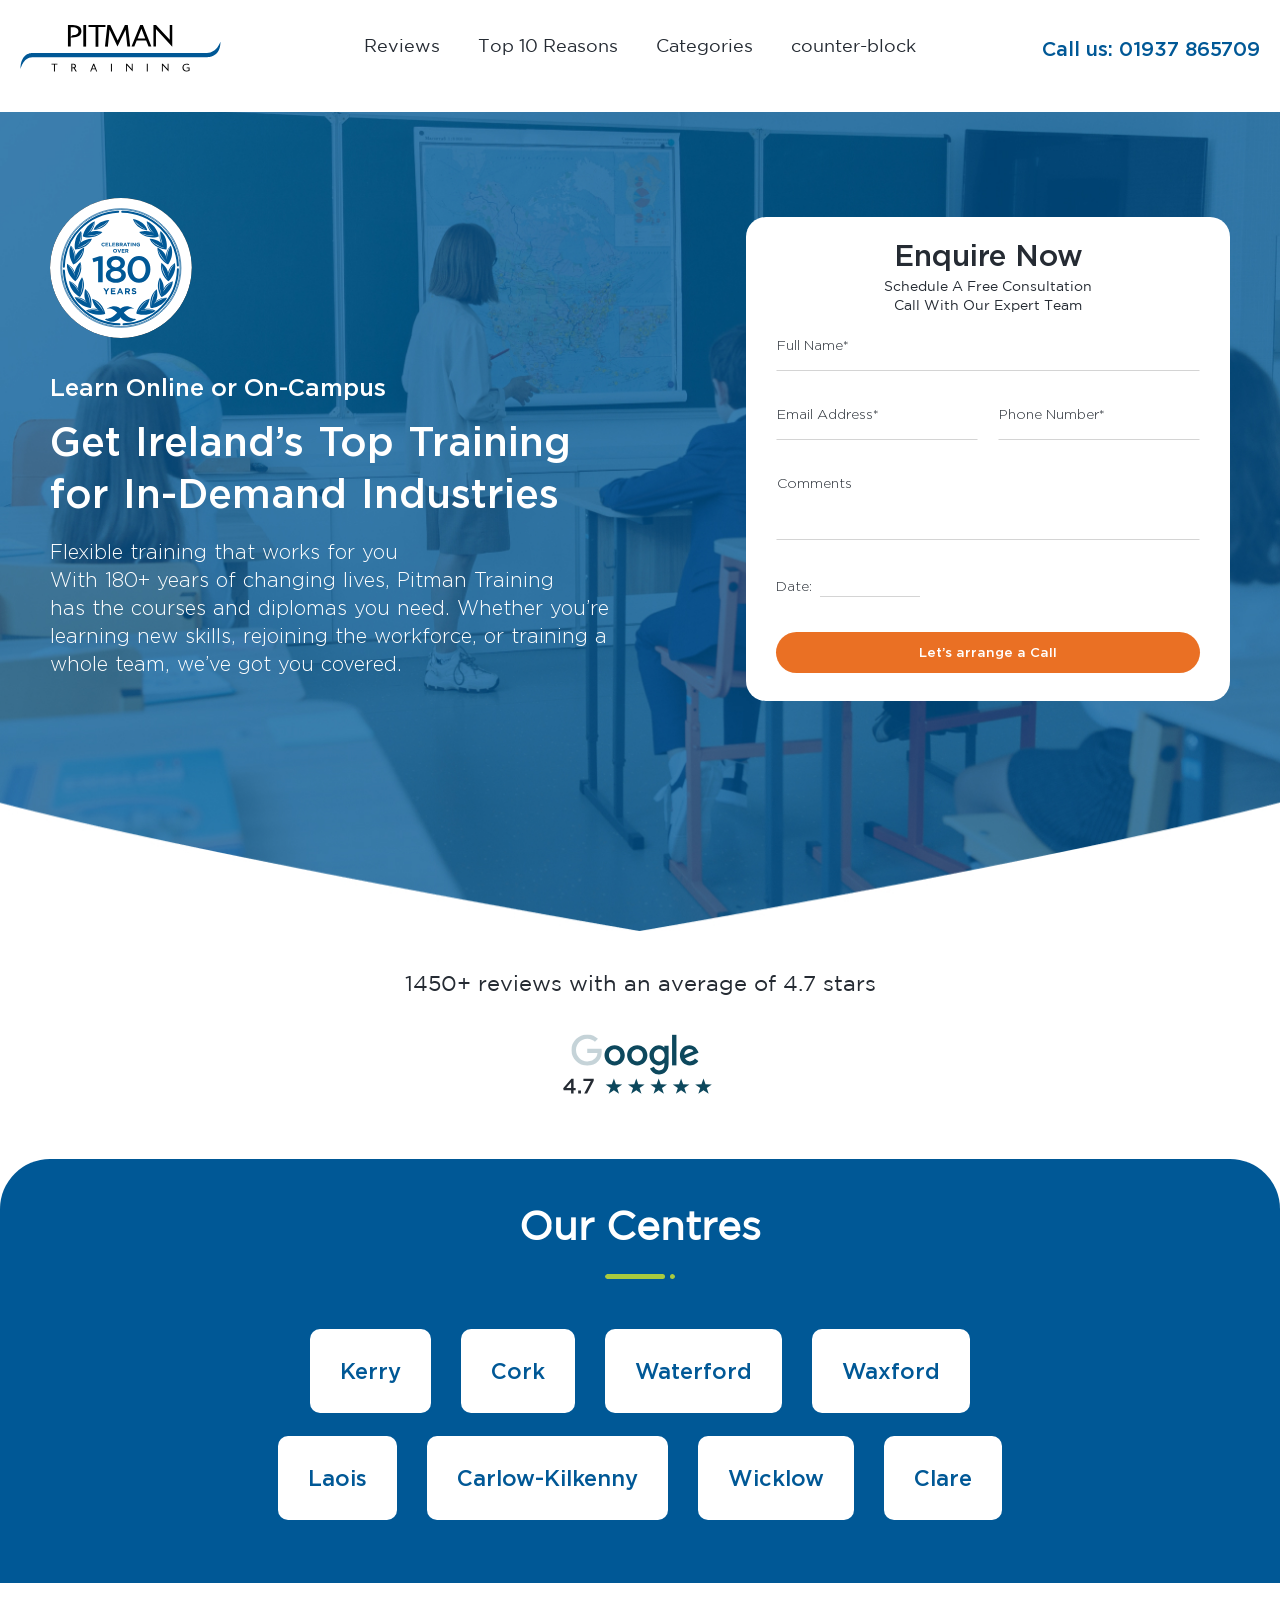
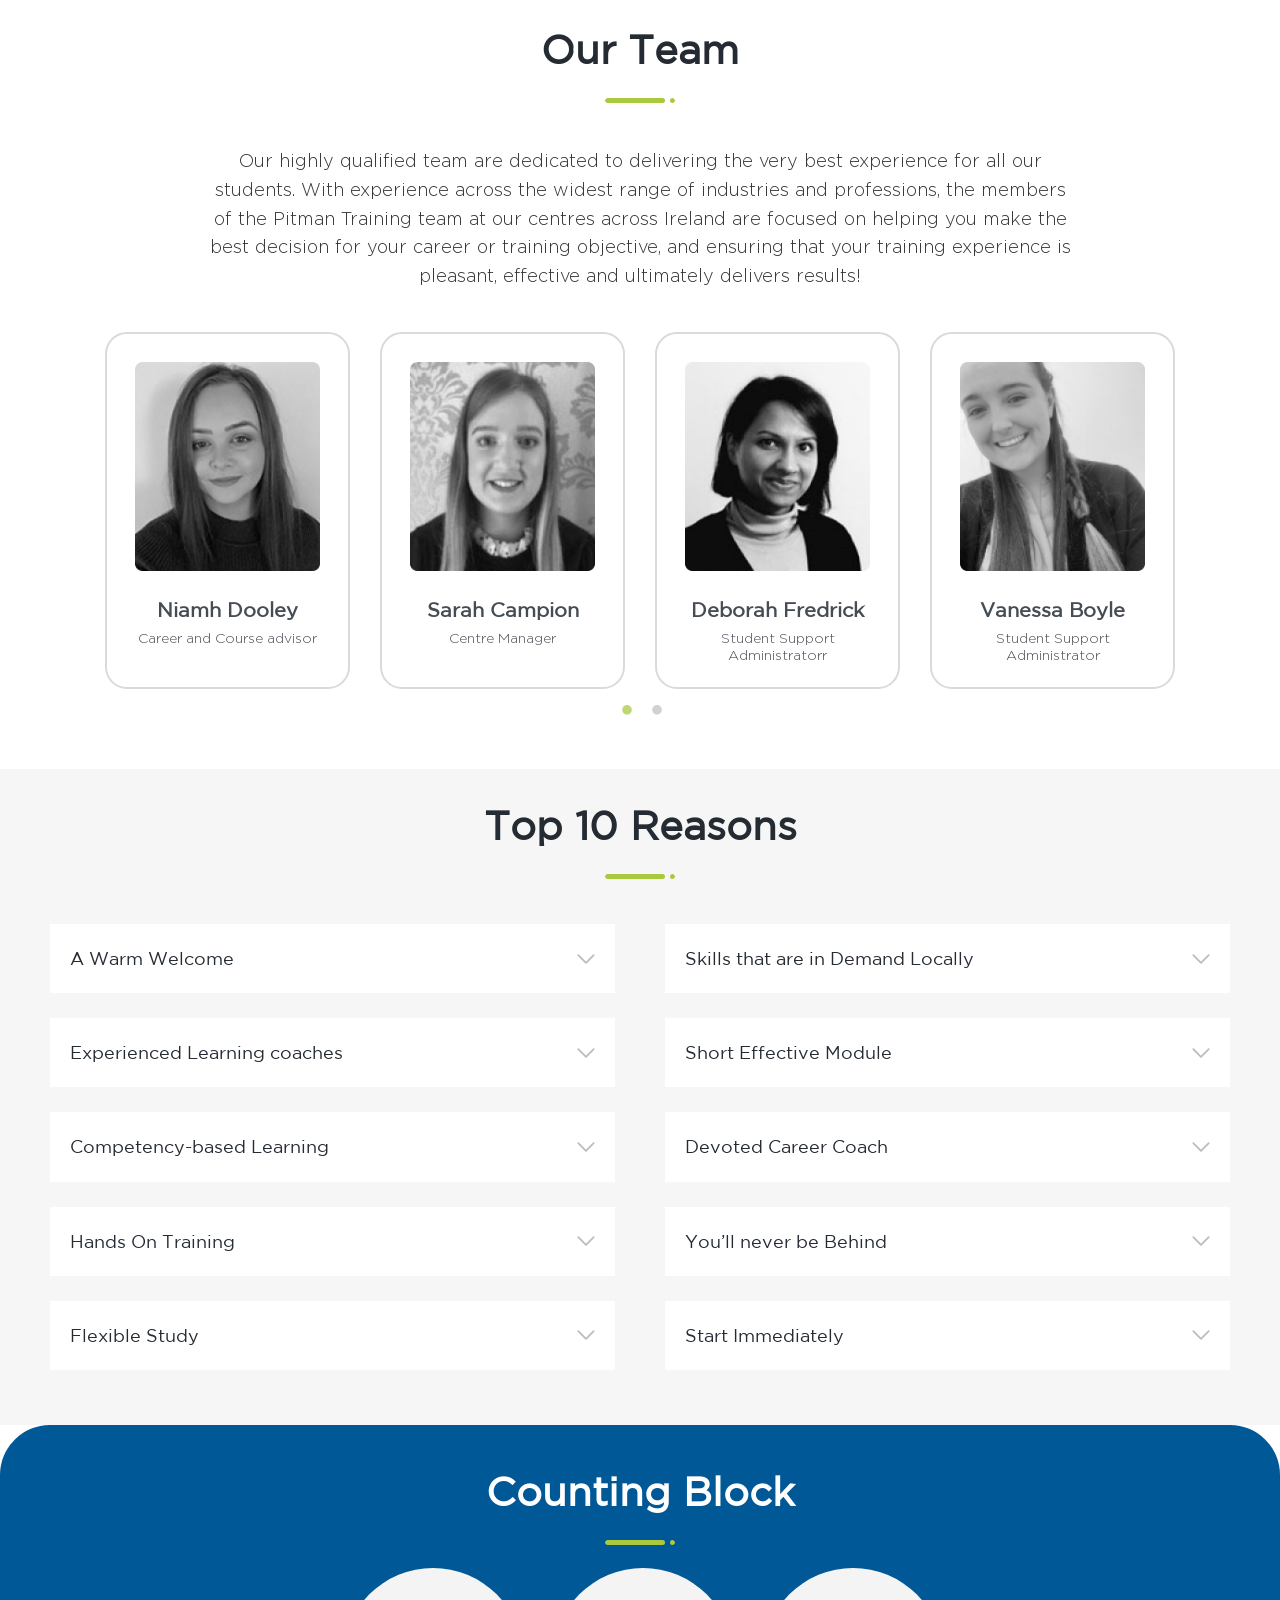
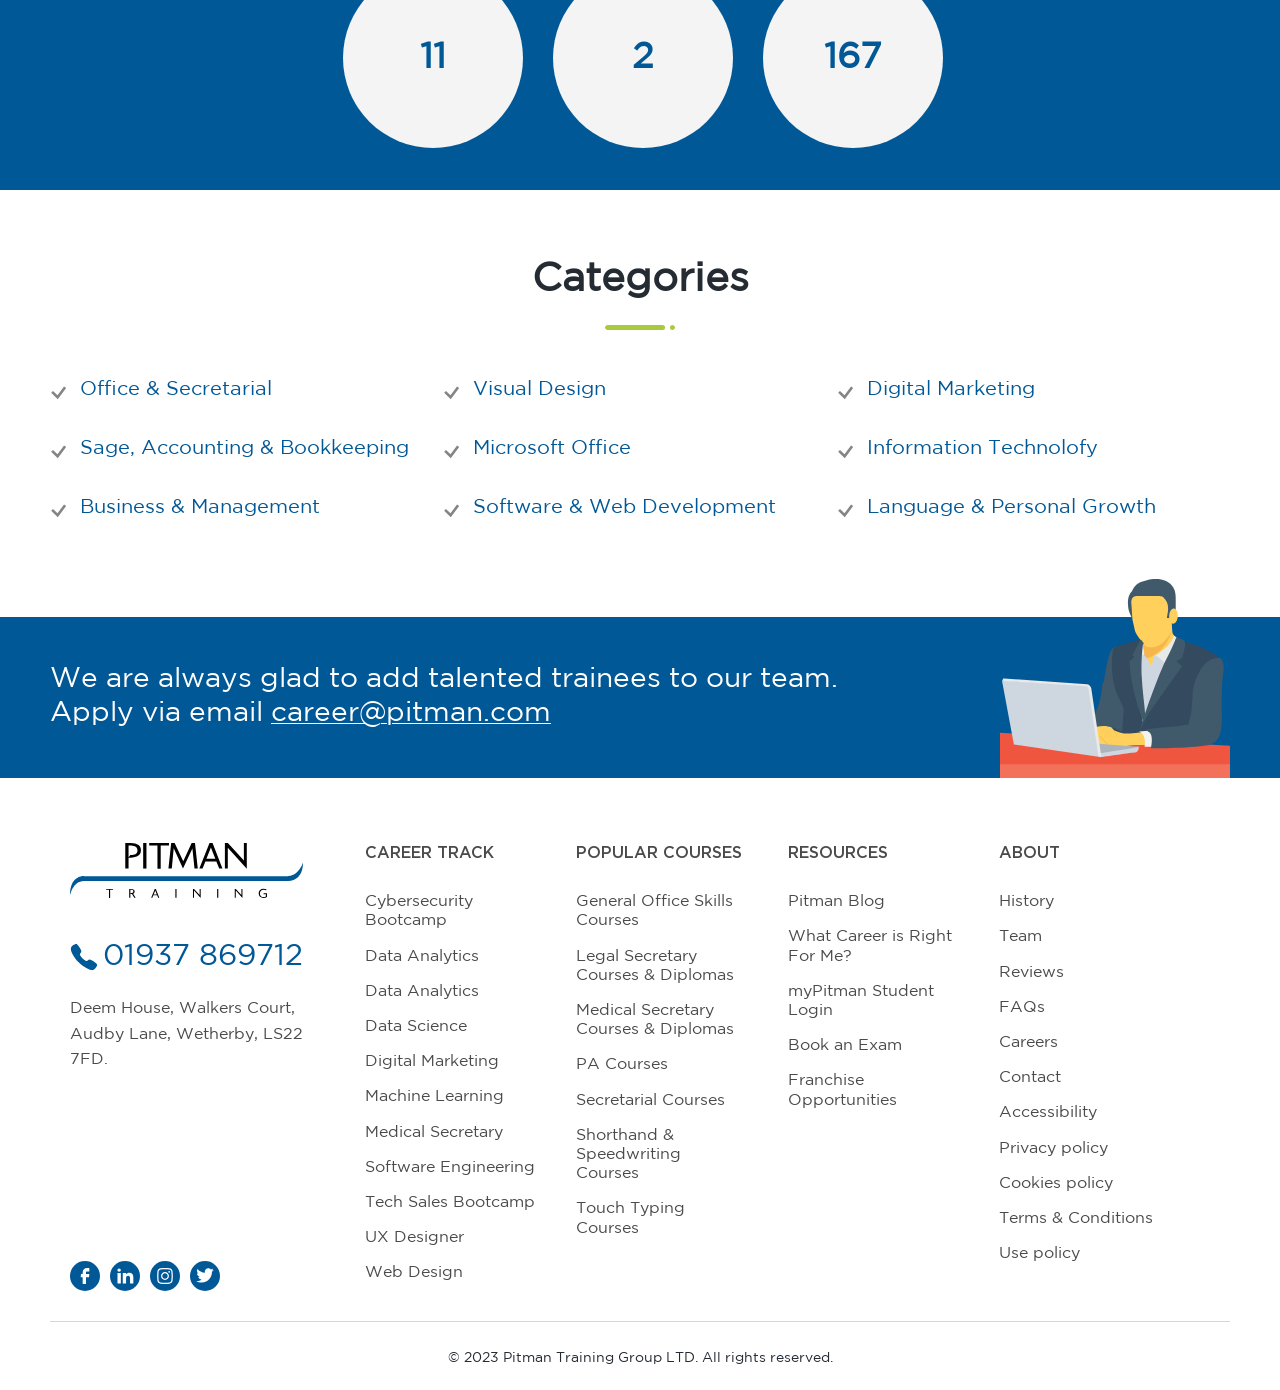
<file: index.html>
<!DOCTYPE html>
<html lang="en">

<head>
    <meta charset="UTF-8">
    <meta name="viewport" content="width=device-width, initial-scale=1.0">
    <link rel="icon" type="image/png" sizes="32x32" href="./images/favicon/android-chrome-512x512.png">
    <link rel="stylesheet" href="css/slick-theme.css">
    <link rel="stylesheet" href="css/slick.css">
    <link rel="stylesheet" href="css/jquery-ui.min.css">
    <link rel="stylesheet" href="css/main.css">
    <title>Pitman training</title>
</head>

<body class="nav-down">
    <header class="header-site">
        <div class="header-wrap">
            <a href="" title="Pitman-logo" class="logo">
                <img src="images/pitman-logo.svg" alt="logo">
            </a>
            <nav class="nav-wrap">
                <ul>
                    <li>
                        <a href="#" title="Reviews" data-link="review-section">Reviews
                        </a>
                        <span class="menu-arrow"></span>
                        <div class="sub-menu">
                            <ul>
                                <li><a href="">link-1</a></li>
                                <li><a href="">link-2</a></li>
                                <li><a href="">link-3</a></li>
                            </ul>
                        </div>
                    </li>
                    <li>
                        <a href="#" title="Top 10 Reasons" data-link="top-10-reasons">Top 10 Reasons
                        </a>
                        <span class="menu-arrow"></span>
                        <div class="sub-menu">
                            <ul>
                                <li><a href="">link-1</a></li>
                                <li><a href="">link-2</a></li>
                                <li><a href="">link-3</a></li>
                            </ul>
                        </div>
                    </li>
                    <li>
                        <a href="#" title="Categories" data-link="catagories-section">Categories
                        </a>
                        <span class="menu-arrow"></span>
                        <div class="sub-menu">
                            <ul>
                                <li><a href="">link-1</a></li>
                                <li><a href="">link-2</a></li>
                                <li><a href="">link-3</a></li>
                            </ul>
                        </div>
                    </li>
                    <li><a href="" title="counting-block" data-link="counter-block">counter-block</a></li>
                </ul>
            </nav>
            <div class="humberger-icon-wrapper">
                <div class="contact-detail">
                    <ul>
                        <li><a href="tel:01937865709" title="Call-Us">
                                <img src="images/call.svg" alt="call">
                                <span>Call us: 01937 865709 </span>
                            </a></li>
                    </ul>
                </div>
                <div class="humberger-icon">
                    <span></span>
                    <span></span>
                    <span></span>
                </div>
            </div>
        </div>
    </header>

    <main class="main-section">
        <section class="banner-section">
            <div class="banner-image">
                <img src="images/background.jpg" alt="banner-image">
            </div>
            <div class="container">
                <div class="content-wrap">
                    <div class="banner-content">
                        <div class="banner-inner-content">
                            <div class="image-block">
                                <img src="images/year-logo.svg" alt="180-year-logo">
                            </div>
                            <p>Learn Online or On-Campus</p>
                            <h1>Get Ireland’s Top Training <span>for In-Demand Industries</span></h1>
                            <p>Flexible training that works for you
                                <span>With 180+ years of changing lives, Pitman Training</span>
                                has the courses and diplomas you need. Whether you’re
                                learning new skills, rejoining the workforce, or training a
                                whole team, we’ve got you covered.
                            </p>
                        </div>
                    </div>
                    <div class="banner-form">
                        <div class="banner-form-inner">
                            <h2>Enquire Now</h2>
                            <p>Schedule A Free Consultation Call
                                With Our Expert Team</p>
                            <form action="">
                                <div class="form-outer-wrap">
                                    <div class="form-inner-wrap">
                                        <label for="name">Full Name</label>
                                        <input type="text" placeholder="Full Name*" class="form-control" id="name">
                                    </div>
                                    <div class="form-inner-wrap form-inner-half-wrap">
                                        <label for="email">email</label>
                                        <input type="email" placeholder="Email Address*" id="email"
                                            class="form-control">
                                    </div>
                                    <div class="form-inner-wrap form-inner-half-wrap">
                                        <label for="number">number</label>
                                        <input type="tel" placeholder="Phone Number*" id="number" class="form-control">
                                    </div>
                                    <div class="form-inner-wrap">
                                        <label for="comment">Comment</label>
                                        <textarea placeholder="Comments" class="form-control textarea-control"
                                            id="comment"></textarea>
                                    </div>
                                    <div class="form-inner-wrap">
                                        <p>Date: <input type="text" id="datepicker" class="date-control"></p>
                                    </div>
                                
                                    <div class="form-inner-wrap button-wrapper">
                                        <button type="submit" class="form-btn">Let’s arrange a Call</button>
                                    </div>
                                </div>
                            </form>
                        </div>
                    </div>
                </div>
            </div>
        </section>
        <section class="review-section" data-tab="review-section">
            <div class="container">
                <div class="content-wrap">
                    <div class="review-content">
                        <p>1450+ reviews with an average of 4.7 stars</p>
                    </div>
                    <div class="review-image-block">
                        <img src="images/google-reviews.svg" alt="">
                    </div>
                </div>
            </div>
        </section>
        <section class="our-centers">
            <div class="container">
                <div class="content-wrap">
                    <h2 class="has-border">Our Centres</h2>
                    <ul class="our-centers-list">
                        <li class="list-item">
                            <div class="list-item-inner">Kerry</div>
                        </li>
                        <li class="list-item">
                            <div class="list-item-inner">Cork</div>
                        </li>
                        <li class="list-item">
                            <div class="list-item-inner">Waterford</div>
                        </li>
                        <li class="list-item">
                            <div class="list-item-inner">Waxford</div>
                        </li>
                        <li class="list-item">
                            <div class="list-item-inner">Laois</div>
                        </li>
                        <li class="list-item">
                            <div class="list-item-inner">Carlow-Kilkenny</div>
                        </li>
                        <li class="list-item">
                            <div class="list-item-inner">Wicklow</div>
                        </li>
                        <li class="list-item">
                            <div class="list-item-inner">Clare</div>
                        </li>
                    </ul>

                </div>
            </div>

        </section>
        <section class="our-team-section">
            <div class="container">
                <div class="content-wrap">
                    <h2 class="has-border">Our Team</h2>
                    <div class="our-team-content">
                        <p>Our highly qualified team are dedicated to delivering the very best experience for all
                            our
                            students. With experience across the widest range of industries and professions, the
                            members
                            of the Pitman Training team at our centres across Ireland are focused on helping you
                            make
                            the best decision for your career or training objective, and ensuring that your training
                            experience is pleasant, effective and ultimately delivers results!</p>
                    </div>
                    <div class="our-team-slider-outer-wrapper">
                        <div class="slider-item">
                            <div class="slider-item-inner">
                                <div class="img-block">
                                    <img src="images/niamh-dooley.png" alt="our-team-member">
                                </div>
                                <h3>Niamh Dooley</h3>
                                <p>Career and Course advisor</p>
                            </div>
                        </div>
                        <div class="slider-item">
                            <div class="slider-item-inner">
                                <div class="img-block">
                                    <img src="images/sarah-campion.png" alt="our-team-member">
                                </div>
                                <h3>Sarah Campion</h3>
                                <p>Centre Manager</p>
                            </div>
                        </div>
                        <div class="slider-item">
                            <div class="slider-item-inner">
                                <div class="img-block">
                                    <img src="images/deborah-fredrick.png" alt="our-team-member">
                                </div>
                                <h3>Deborah Fredrick</h3>
                                <p>Student Support Administratorr</p>
                            </div>
                        </div>
                        <div class="slider-item">
                            <div class="slider-item-inner">
                                <div class="img-block">
                                    <img src="images/vanessa-boyle.png" alt="our-team-member">
                                </div>
                                <h3>Vanessa Boyle</h3>
                                <p>Student Support Administrator</p>
                            </div>
                        </div>
                        <div class="slider-item">
                            <div class="slider-item-inner">
                                <div class="img-block">
                                    <img src="images/niamh-dooley.png" alt="our-team-member">
                                </div>
                                <h3>Niamh Dooley</h3>
                                <p>Career and Course advisor</p>
                            </div>
                        </div>
                        <div class="slider-item">
                            <div class="slider-item-inner">
                                <div class="img-block">
                                    <img src="images/sarah-campion.png" alt="our-team-member">
                                </div>
                                <h3>Sarah Campion</h3>
                                <p>Centre Manager</p>
                            </div>
                        </div>
                        <div class="slider-item">
                            <div class="slider-item-inner">
                                <div class="img-block">
                                    <img src="images/deborah-fredrick.png" alt="our-team-member">
                                </div>
                                <h3>Deborah Fredrick</h3>
                                <p>Student Support Administratorr</p>
                            </div>
                        </div>
                        <div class="slider-item">
                            <div class="slider-item-inner">
                                <div class="img-block">
                                    <img src="images/vanessa-boyle.png" alt="our-team-member">
                                </div>
                                <h3>Vanessa Boyle</h3>
                                <p>Student Support Administrator</p>
                            </div>
                        </div>

                    </div>
                </div>
            </div>
        </section>
        <section class="top-reasons" data-tab="top-10-reasons">
            <div class="container">
                <div class="content-wrap">
                    <h2 class="has-border">Top 10 Reasons</h2>
                    <div class="top-resons-wrapper">
                        <div class="top-resons-inner-wrapper">
                            <div class="top-reasons-accordin-right-wrapper">
                                <div class="top-reasons-accordin-inner-wrapper">
                                    <div class="accordin-items">
                                        <div class="accordin-title">
                                            A Warm Welcome
                                        </div>
                                        <div class="accordin-content">
                                            <p>Enjoy the comfort of a dedicated learning space which encourages you to
                                                retain information.</p>
                                        </div>
                                    </div>
                                </div>
                                <div class="top-reasons-accordin-inner-wrapper">
                                    <div class="accordin-items">
                                        <div class="accordin-title">
                                            Experienced Learning coaches
                                        </div>
                                        <div class="accordin-content">
                                            <p>Enjoy the comfort of a dedicated learning space which encourages you to
                                                retain information.</p>
                                        </div>
                                    </div>
                                </div>
                                <div class="top-reasons-accordin-inner-wrapper">
                                    <div class="accordin-items">
                                        <div class="accordin-title">
                                            Competency-based Learning
                                        </div>
                                        <div class="accordin-content">
                                            <p>Enjoy the comfort of a dedicated learning space which encourages you to
                                                retain information.</p>
                                        </div>
                                    </div>
                                </div>
                                <div class="top-reasons-accordin-inner-wrapper">
                                    <div class="accordin-items">
                                        <div class="accordin-title">
                                            Hands On Training
                                        </div>
                                        <div class="accordin-content">
                                            <p>Enjoy the comfort of a dedicated learning space which encourages you to
                                                retain information.</p>
                                        </div>
                                    </div>
                                </div>
                                <div class="top-reasons-accordin-inner-wrapper">
                                    <div class="accordin-items">
                                        <div class="accordin-title">
                                            Flexible Study
                                        </div>
                                        <div class="accordin-content">
                                            <p>Enjoy the comfort of a dedicated learning space which encourages you to
                                                retain information.</p>
                                        </div>
                                    </div>
                                </div>
                            </div>
                        </div>
                        <div class="top-resons-inner-wrapper">
                            <div class="top-reasons-accordin-left-wrapper">
                                <div class="top-reasons-accordin-inner-wrapper">

                                    <div class="accordin-items">
                                        <div class="accordin-title">
                                            Skills that are in Demand Locally
                                        </div>
                                        <div class="accordin-content">
                                            <p>Enjoy the comfort of a dedicated learning space which encourages you to
                                                retain
                                                information.</p>
                                        </div>
                                    </div>
                                </div>

                                <div class="top-reasons-accordin-inner-wrapper">
                                    <div class="accordin-items">
                                        <div class="accordin-title">
                                            Short Effective Module
                                        </div>
                                        <div class="accordin-content">
                                            <p>Enjoy the comfort of a dedicated learning space which encourages you to
                                                retain
                                                information.</p>
                                        </div>
                                    </div>
                                </div>

                                <div class="top-reasons-accordin-inner-wrapper">
                                    <div class="accordin-items">
                                        <div class="accordin-title">
                                            Devoted Career Coach
                                        </div>
                                        <div class="accordin-content">
                                            <p>Enjoy the comfort of a dedicated learning space which encourages you to
                                                retain
                                                information.</p>
                                        </div>
                                    </div>
                                </div>

                                <div class="top-reasons-accordin-inner-wrapper">
                                    <div class="accordin-items">
                                        <div class="accordin-title">
                                            You’ll never be Behind
                                        </div>
                                        <div class="accordin-content">
                                            <p>Enjoy the comfort of a dedicated learning space which encourages you to
                                                retain
                                                information.</p>
                                        </div>
                                    </div>
                                </div>

                                <div class="top-reasons-accordin-inner-wrapper">
                                    <div class="accordin-items">
                                        <div class="accordin-title">
                                            Start Immediately
                                        </div>
                                        <div class="accordin-content">
                                            <p>Enjoy the comfort of a dedicated learning space which encourages you to
                                                retain
                                                information.</p>
                                        </div>
                                    </div>
                                </div>
                            </div>
                        </div>
                    </div>
                </div>
            </div>
        </section>
        <section class="counter-block" data-tab="counter-block">
            <div class="container">
                <div class="content-wrap">
                    <h2 class="has-border">Counting Block</h2>
                    <div class="outer-content-wrap">
                        <div class="inner-wrapper">
                    <div class="counter" data-countto="150" data-duration="8000">0</div>
                        </div>
                        <div class="inner-wrapper">
                    <div class="counter" data-countto="85" data-duration="20000">0</div>
                    </div>
                    <div class="inner-wrapper">
                    <div class="counter" data-countto="2000" data-duration="7000">0</div>
                    </div>
                </div>
                </div>
            </div>
        </section>
        <section class="categories-section" data-tab="catagories-section">
            <div class="container">
                <div class="content-wrap">
                    <h2 class="has-border">Categories</h2>
                    <div class="categories-section-inner-wrapper">
                        <ul>
                            <li>Office & Secretarial</li>
                            <li>Visual Design</li>
                            <li>Digital Marketing</li>
                            <li>Sage, Accounting & Bookkeeping</li>
                            <li>Microsoft Office</li>
                            <li>Information Technolofy</li>
                            <li>Business & Management</li>
                            <li>Software & Web Development</li>
                            <li>Language & Personal Growth</li>
                        </ul>
                    </div>
                </div>
            </div>
        </section>
        <section class="pitman-trainees-section">
            <div class="container">
                <div class="content-wrap">

                    <div class="pitman-traine-right-side">
                        <p>We are always glad to add talented trainees to our team.
                            <span> Apply via email <a href="mailto:career@pitman.com">career@pitman.com</a></span>
                        </p>
                    </div>
                    <div class="pitman-traine-left-side">
                        <div class="image-block">
                            <img src="images/team.svg" alt="team">
                        </div>
                    </div>
                </div>
            </div>
        </section>

    </main>
    <footer class="footer-site">
        <div class="container">
            <div class="footer-col-layout-wrapper">
                <div class="col-layout-right-side">
                    <div class="content-wrapper">
                        <div class="inner-content-wrapper">
                            <a href="#" title="Pitman training" class="logo">
                                <img src="images/pitman-footer-logo.svg" alt="logo">
                            </a>

                            <div class="contact-number">

                                <a href="tel:01937865709" title="Call-Us">
                                    <img src="images/call.svg" alt="call">
                                    <span>01937 869712</span> </a>
                            </div>

                            <address>
                                <span> Deem House, Walkers Court,</span>
                                Audby Lane, Wetherby, LS22
                                <span>7FD.</span>
                            </address>
                        </div>
                        <div class="bottom-content-wrapper">
                            <ul class="img-wrapper">
                                <li> <a href="facebook.com" title="Facebook"><img src="images/facebook.svg"
                                            alt="facebook"></a></li>
                                <li> <a href="linkedIn.com" title="LinkedIn"><img src="images/linkedIn.svg"
                                            alt="linkedIn"></a></li>
                                <li> <a href="instagram.com" title="Instagram"><img src="images/instagram.svg"
                                            alt="instagram"></a></li>
                                <li> <a href="twitter.com" title="Twitter"><img src="images/twitter.svg"
                                            alt="twitter"></a></li>
                            </ul>
                        </div>
                    </div>
                </div>
                <div class="col-layout-left-side">
                    <div class="col-layout-left-inner-wrapper">


                        <div class="col-layout">
                            <div class="footer-menu-title">
                                <a href="#" title="Career Track">CAREER TRACK</a>
                                <em class="down-arrow">
                                    <img src="images/up-arrow.svg" alt="up-arrow">
                                </em>
                            </div>
                            <ul class="footer-listing">
                                <li><a href="" title="Cybersecurity Bootcamp">Cybersecurity Bootcamp</a></li>
                                <li><a href="" title="Data Analytics">Data Analytics</a></li>
                                <li><a href="" title="Data Analytics">Data Analytics</a></li>
                                <li><a href="" title="Data Science">Data Science</a></li>
                                <li><a href="" title="Digital Marketing">Digital Marketing</a></li>
                                <li><a href="" title="Machine Learning">Machine Learning</a></li>
                                <li><a href="" title="Medical Secretary">Medical Secretary</a></li>
                                <li><a href="" title="Software Engineering">Software Engineering</a></li>
                                <li><a href="" title="Tech Sales Bootcamp">Tech Sales Bootcamp</a></li>
                                <li><a href="" title="UX Designer">UX Designer</a></li>
                                <li><a href="" title="Web Design">Web Design</a></li>
                            </ul>
                        </div>
                        <div class="col-layout">
                            <div class="footer-menu-title">
                                <a href="#" title="Popular Course">POPULAR COURSES</a>
                                <em class="down-arrow">
                                    <img src="images/up-arrow.svg" alt="up-arrow">
                                </em>
                            </div>
                            <ul class="footer-listing">
                                <li><a href="" title="General Office Skills Courses">General Office Skills
                                        Courses</a> </li>
                                <li><a href="" title="Legal Secretary Courses & Diplomas">Legal Secretary Courses &
                                        Diplomas</a></li>
                                <li><a href="" title="Medical Secretary Courses & Diplomas">Medical Secretary
                                        Courses & Diplomas</a></li>
                                <li><a href="" title="PA Courses">PA Courses</a></li>
                                <li><a href="" title="Secretarial Courses ">Secretarial Courses </a></li>
                                <li><a href="" title="Shorthand & Speedwriting Courses">Shorthand & Speedwriting
                                        Courses</a></li>
                                <li><a href="" title="Medical Secretary">Touch Typing Courses</a></li>
                            </ul>
                        </div>

                        <div class="col-layout">
                            <div class="footer-menu-title">
                                <a href="#" title="Resources">RESOURCES</a>
                                <em class="down-arrow">
                                    <img src="images/up-arrow.svg" alt="up-arrow">
                                </em>
                            </div>

                            <ul class="footer-listing">
                                <li><a href="" title="Pitman Blog">Pitman Blog</a></li>
                                <li><a href="" title="What Career is Right For Me?">What Career is Right For Me?</a>
                                </li>
                                <li><a href="" title="myPitman Student Login">myPitman Student Login</a></li>
                                <li><a href="" title="Book an Exam">Book an Exam</a></li>
                                <li><a href="" title="Franchise Opportunities">Franchise Opportunities</a></li>
                            </ul>
                        </div>
                        <div class="col-layout">
                            <div class="footer-menu-title">
                                <a href="#" title="About">ABOUT</a>
                                <em class="down-arrow">
                                    <img src="images/up-arrow.svg" alt="up-arrow">
                                </em>
                            </div>
                            <ul class="footer-listing">
                                <li><a href="" title="History">History</a></li>
                                <li><a href="" title="Team">Team</a></li>
                                <li><a href="" title="Reviews">Reviews</a></li>
                                <li><a href="" title="FAQs">FAQs</a></li>
                                <li><a href="" title="Careers">Careers</a></li>
                                <li><a href="" title="Contact">Contact</a></li>
                                <li><a href="" title="Accessibility">Accessibility</a></li>
                                <li><a href="" title="Privacy policy">Privacy policy</a></li>
                                <li><a href="" title="Cookies policy">Cookies policy</a></li>
                                <li><a href="" title="Terms & Conditions">Terms & Conditions</a></li>
                                <li><a href="" title="Use policy">Use policy</a></li>
                            </ul>
                        </div>


                    </div>
                </div>

            </div>
            <div class="border-bottom"></div>
            <div class="footer-bottom">
                <p>&copy; 2023 Pitman Training Group LTD. All rights reserved.</p>
            </div>
        </div>
    </footer>

    <script src="js/jquery-3.7.1.min.js"></script>
    <script src="js/jquery-migrate-1.4.1.min.js"></script>
    <script src="js/slick.min.js"></script>
    <script src="js/jquery-ui.min.js"></script>
    <script src="js/main.js"></script>
</body>

</html>
</file>
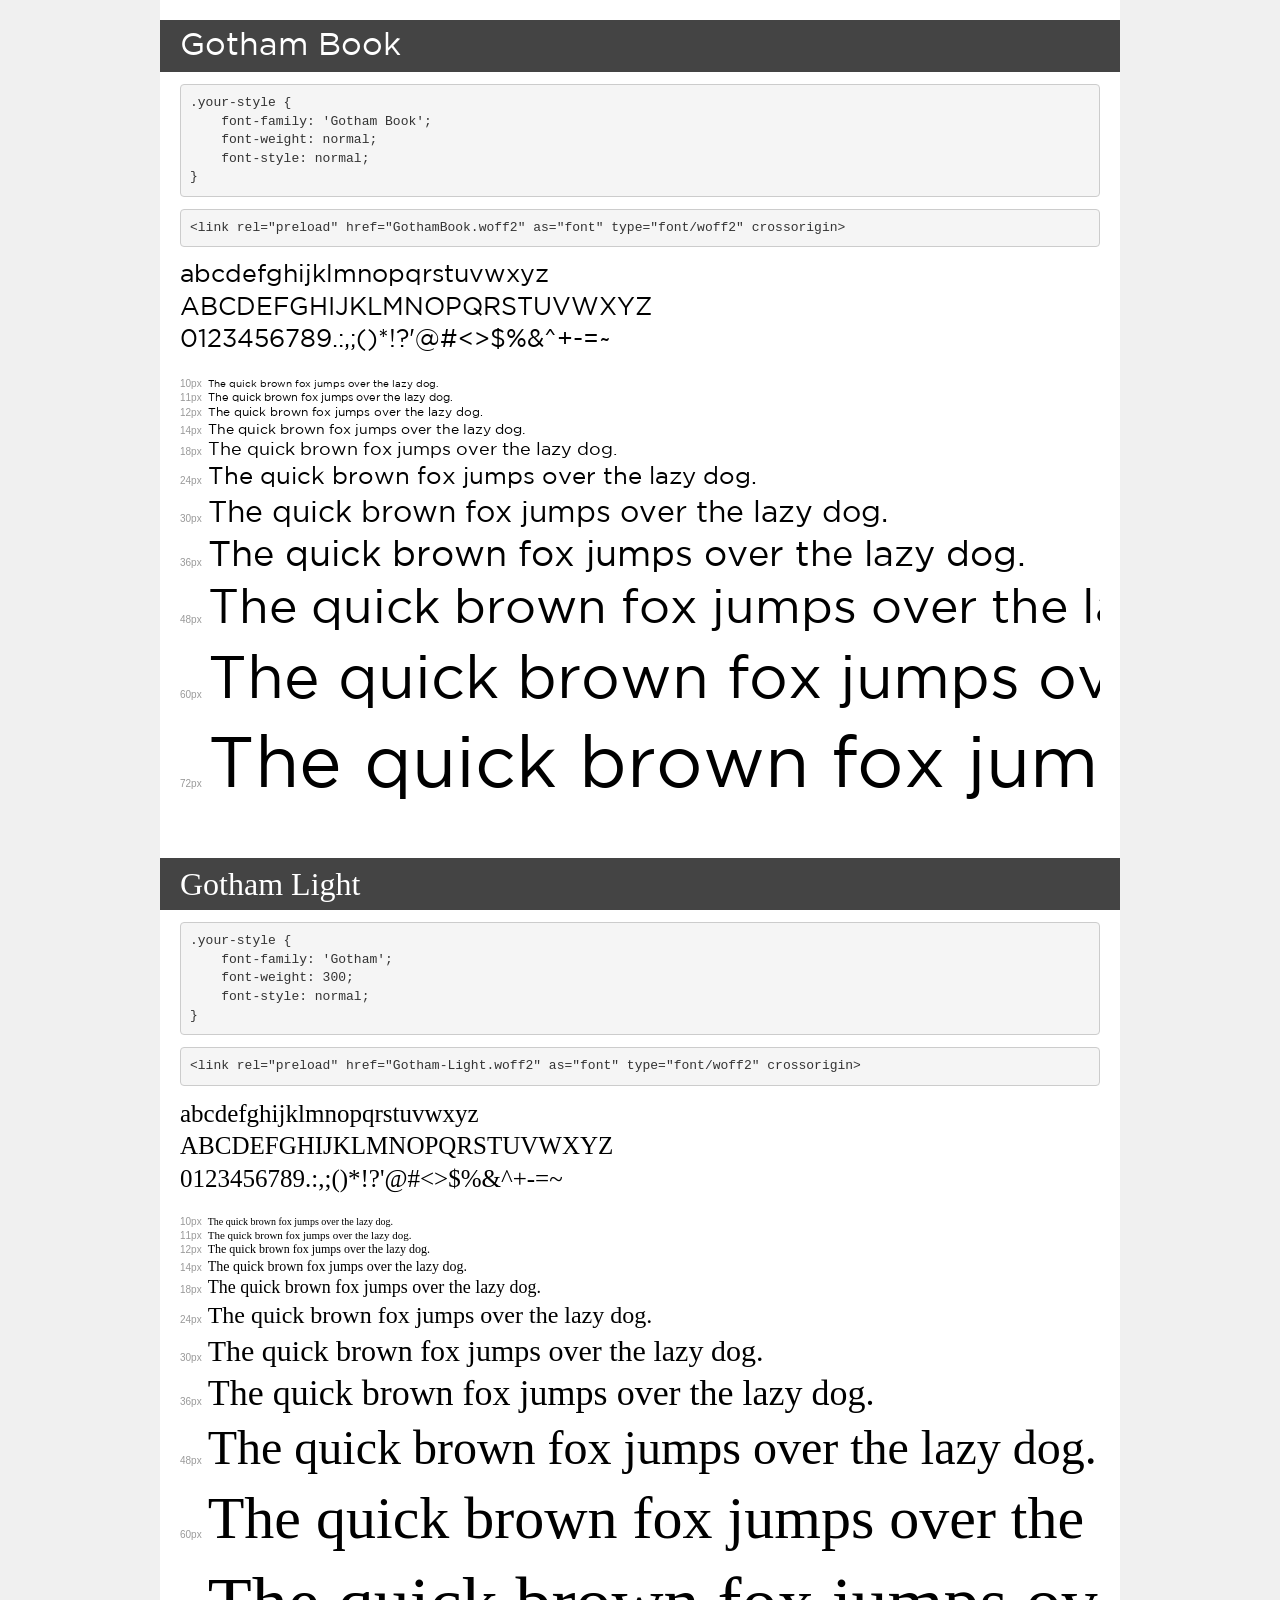
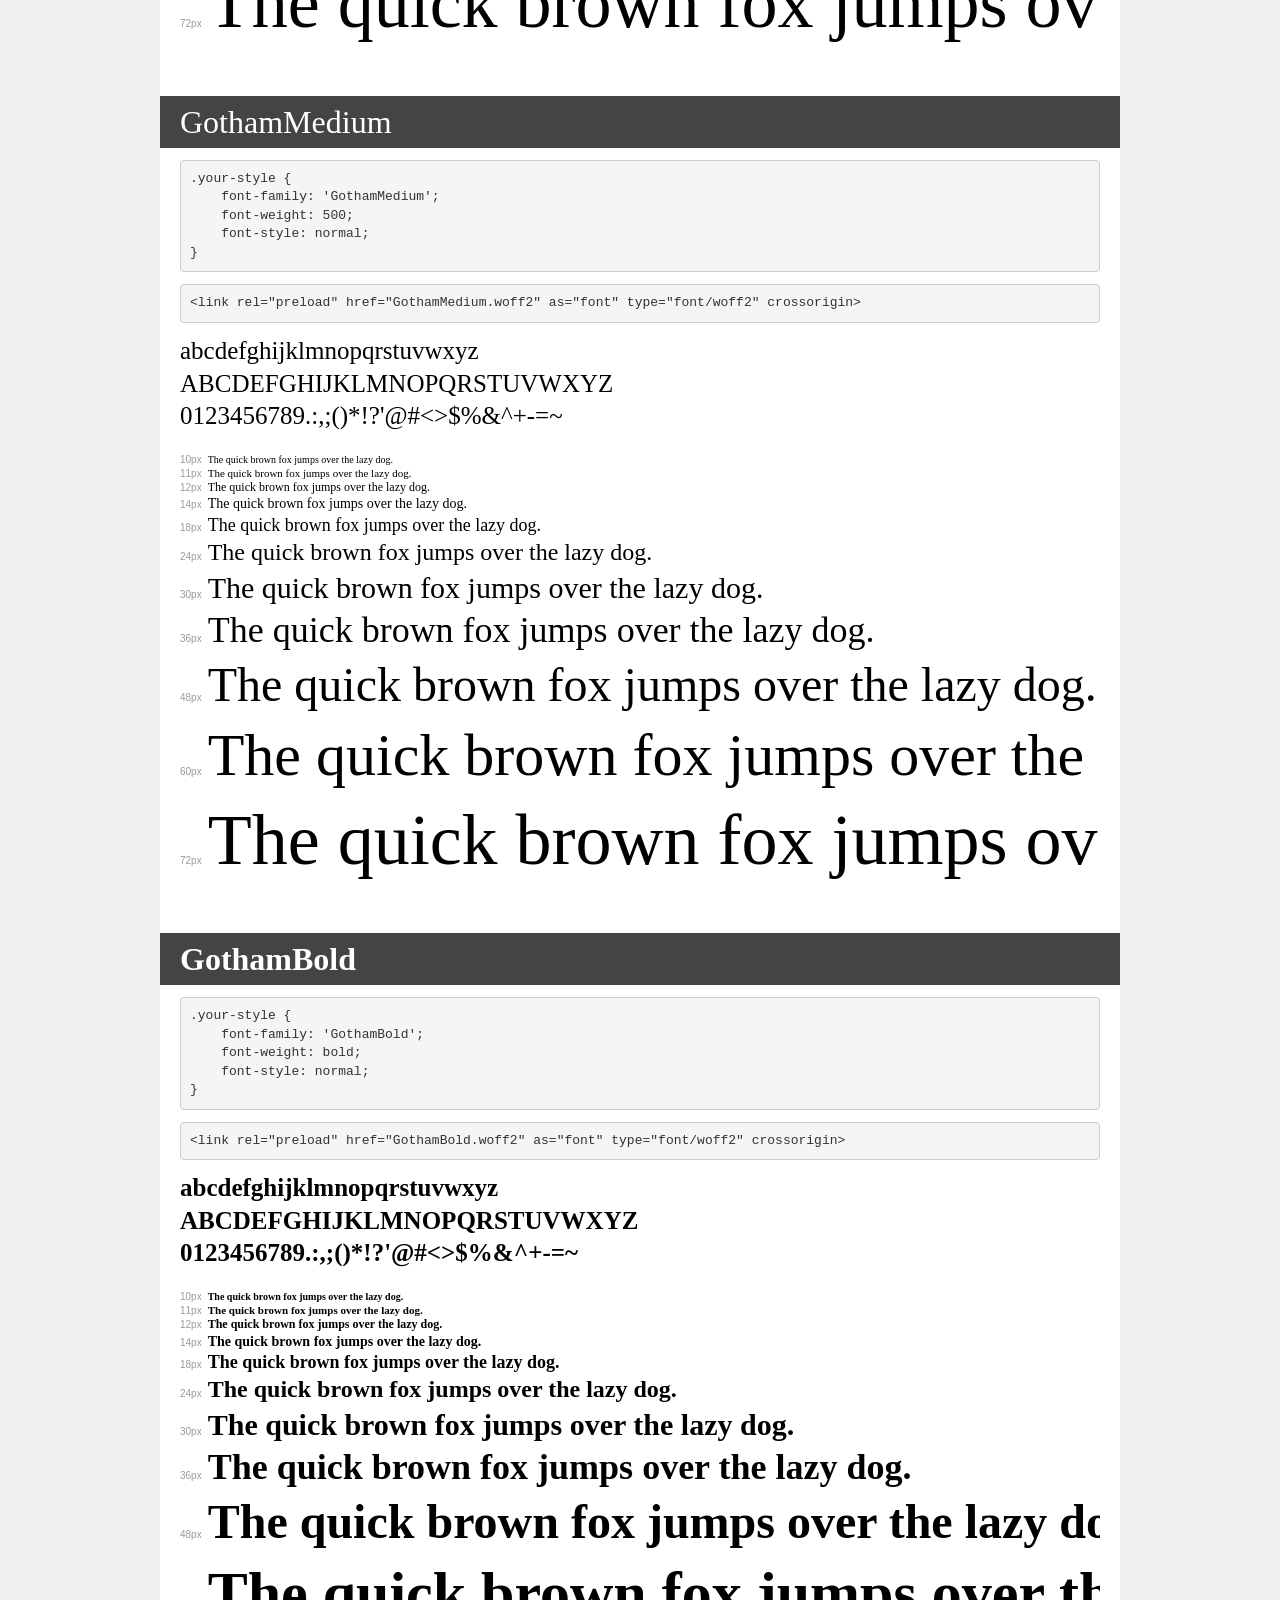
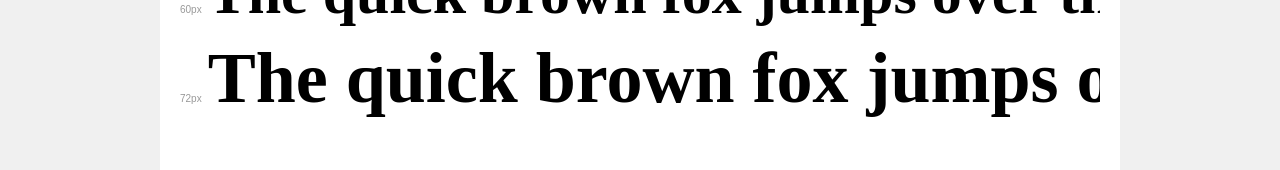
<file: fonts/demo.html>
<!DOCTYPE html>
<html lang="en">
<head>
    <meta charset="utf-8">
    <meta http-equiv="X-UA-Compatible" content="IE=edge">
    <meta name="viewport" content="width=device-width, initial-scale=1">
    <meta name="robots" content="noindex, noarchive">
    <meta name="format-detection" content="telephone=no">
    <title>Transfonter demo</title>
    <link href="stylesheet.css" rel="stylesheet">
    <style>
        /*
        http://meyerweb.com/eric/tools/css/reset/
        v2.0 | 20110126
        License: none (public domain)
        */
        html, body, div, span, applet, object, iframe,
        h1, h2, h3, h4, h5, h6, p, blockquote, pre,
        a, abbr, acronym, address, big, cite, code,
        del, dfn, em, img, ins, kbd, q, s, samp,
        small, strike, strong, sub, sup, tt, var,
        b, u, i, center,
        dl, dt, dd, ol, ul, li,
        fieldset, form, label, legend,
        table, caption, tbody, tfoot, thead, tr, th, td,
        article, aside, canvas, details, embed,
        figure, figcaption, footer, header, hgroup,
        menu, nav, output, ruby, section, summary,
        time, mark, audio, video {
            margin: 0;
            padding: 0;
            border: 0;
            font-size: 100%;
            font: inherit;
            vertical-align: baseline;
        }
        /* HTML5 display-role reset for older browsers */
        article, aside, details, figcaption, figure,
        footer, header, hgroup, menu, nav, section {
            display: block;
        }
        body {
            line-height: 1;
        }
        ol, ul {
            list-style: none;
        }
        blockquote, q {
            quotes: none;
        }
        blockquote:before, blockquote:after,
        q:before, q:after {
            content: '';
            content: none;
        }
        table {
            border-collapse: collapse;
            border-spacing: 0;
        }
        /* demo styles */
        body {
            background: #f0f0f0;
            color: #000;
        }
        .page {
            background: #fff;
            width: 920px;
            margin: 0 auto;
            padding: 20px 20px 0 20px;
            overflow: hidden;
        }
        .font-container {
            overflow-x: auto;
            overflow-y: hidden;
            margin-bottom: 40px;
            line-height: 1.3;
            white-space: nowrap;
            padding-bottom: 5px;
        }
        h1 {
            position: relative;
            background: #444;
            font-size: 32px;
            color: #fff;
            padding: 10px 20px;
            margin: 0 -20px 12px -20px;
        }
        .letters {
            font-size: 25px;
            margin-bottom: 20px;
        }
        .s10:before {
            content: '10px';
        }
        .s11:before {
            content: '11px';
        }
        .s12:before {
            content: '12px';
        }
        .s14:before {
            content: '14px';
        }
        .s18:before {
            content: '18px';
        }
        .s24:before {
            content: '24px';
        }
        .s30:before {
            content: '30px';
        }
        .s36:before {
            content: '36px';
        }
        .s48:before {
            content: '48px';
        }
        .s60:before {
            content: '60px';
        }
        .s72:before {
            content: '72px';
        }
        .s10:before, .s11:before, .s12:before, .s14:before,
        .s18:before, .s24:before, .s30:before, .s36:before,
        .s48:before, .s60:before, .s72:before {
            font-family: Arial, sans-serif;
            font-size: 10px;
            font-weight: normal;
            font-style: normal;
            color: #999;
            padding-right: 6px;
        }
        pre {
            display: block;
            padding: 9px;
            margin: 0 0 12px;
            font-family: Monaco, Menlo, Consolas, "Courier New", monospace;
            font-size: 13px;
            line-height: 1.428571429;
            color: #333;
            font-weight: normal;
            font-style: normal;
            background-color: #f5f5f5;
            border: 1px solid #ccc;
            overflow-x: auto;
            border-radius: 4px;
        }
        /* responsive */
        @media (max-width: 959px) {
            .page {
                width: auto;
                margin: 0;
            }
        }
    </style>
</head>
<body>
<div class="page">
    <div class="demo">
        <h1 style="font-family: 'Gotham Book'; font-weight: normal; font-style: normal;">Gotham Book</h1>
        <pre title="Usage">.your-style {
    font-family: 'Gotham Book';
    font-weight: normal;
    font-style: normal;
}</pre>
        <pre title="Preload (optional)">
&lt;link rel=&quot;preload&quot; href=&quot;GothamBook.woff2&quot; as=&quot;font&quot; type=&quot;font/woff2&quot; crossorigin&gt;</pre>
        <div class="font-container" style="font-family: 'Gotham Book'; font-weight: normal; font-style: normal;">
            <p class="letters">
                abcdefghijklmnopqrstuvwxyz<br>
ABCDEFGHIJKLMNOPQRSTUVWXYZ<br>
                0123456789.:,;()*!?'@#&lt;&gt;$%&^+-=~
            </p>
            <p class="s10" style="font-size: 10px;">The quick brown fox jumps over the lazy dog.</p>
            <p class="s11" style="font-size: 11px;">The quick brown fox jumps over the lazy dog.</p>
            <p class="s12" style="font-size: 12px;">The quick brown fox jumps over the lazy dog.</p>
            <p class="s14" style="font-size: 14px;">The quick brown fox jumps over the lazy dog.</p>
            <p class="s18" style="font-size: 18px;">The quick brown fox jumps over the lazy dog.</p>
            <p class="s24" style="font-size: 24px;">The quick brown fox jumps over the lazy dog.</p>
            <p class="s30" style="font-size: 30px;">The quick brown fox jumps over the lazy dog.</p>
            <p class="s36" style="font-size: 36px;">The quick brown fox jumps over the lazy dog.</p>
            <p class="s48" style="font-size: 48px;">The quick brown fox jumps over the lazy dog.</p>
            <p class="s60" style="font-size: 60px;">The quick brown fox jumps over the lazy dog.</p>
            <p class="s72" style="font-size: 72px;">The quick brown fox jumps over the lazy dog.</p>
        </div>
    </div>

    <div class="demo">
        <h1 style="font-family: 'Gotham'; font-weight: 300; font-style: normal;">Gotham Light</h1>
        <pre title="Usage">.your-style {
    font-family: 'Gotham';
    font-weight: 300;
    font-style: normal;
}</pre>
        <pre title="Preload (optional)">
&lt;link rel=&quot;preload&quot; href=&quot;Gotham-Light.woff2&quot; as=&quot;font&quot; type=&quot;font/woff2&quot; crossorigin&gt;</pre>
        <div class="font-container" style="font-family: 'Gotham'; font-weight: 300; font-style: normal;">
            <p class="letters">
                abcdefghijklmnopqrstuvwxyz<br>
ABCDEFGHIJKLMNOPQRSTUVWXYZ<br>
                0123456789.:,;()*!?'@#&lt;&gt;$%&^+-=~
            </p>
            <p class="s10" style="font-size: 10px;">The quick brown fox jumps over the lazy dog.</p>
            <p class="s11" style="font-size: 11px;">The quick brown fox jumps over the lazy dog.</p>
            <p class="s12" style="font-size: 12px;">The quick brown fox jumps over the lazy dog.</p>
            <p class="s14" style="font-size: 14px;">The quick brown fox jumps over the lazy dog.</p>
            <p class="s18" style="font-size: 18px;">The quick brown fox jumps over the lazy dog.</p>
            <p class="s24" style="font-size: 24px;">The quick brown fox jumps over the lazy dog.</p>
            <p class="s30" style="font-size: 30px;">The quick brown fox jumps over the lazy dog.</p>
            <p class="s36" style="font-size: 36px;">The quick brown fox jumps over the lazy dog.</p>
            <p class="s48" style="font-size: 48px;">The quick brown fox jumps over the lazy dog.</p>
            <p class="s60" style="font-size: 60px;">The quick brown fox jumps over the lazy dog.</p>
            <p class="s72" style="font-size: 72px;">The quick brown fox jumps over the lazy dog.</p>
        </div>
    </div>

    <div class="demo">
        <h1 style="font-family: 'GothamMedium'; font-weight: 500; font-style: normal;">GothamMedium</h1>
        <pre title="Usage">.your-style {
    font-family: 'GothamMedium';
    font-weight: 500;
    font-style: normal;
}</pre>
        <pre title="Preload (optional)">
&lt;link rel=&quot;preload&quot; href=&quot;GothamMedium.woff2&quot; as=&quot;font&quot; type=&quot;font/woff2&quot; crossorigin&gt;</pre>
        <div class="font-container" style="font-family: 'GothamMedium'; font-weight: 500; font-style: normal;">
            <p class="letters">
                abcdefghijklmnopqrstuvwxyz<br>
ABCDEFGHIJKLMNOPQRSTUVWXYZ<br>
                0123456789.:,;()*!?'@#&lt;&gt;$%&^+-=~
            </p>
            <p class="s10" style="font-size: 10px;">The quick brown fox jumps over the lazy dog.</p>
            <p class="s11" style="font-size: 11px;">The quick brown fox jumps over the lazy dog.</p>
            <p class="s12" style="font-size: 12px;">The quick brown fox jumps over the lazy dog.</p>
            <p class="s14" style="font-size: 14px;">The quick brown fox jumps over the lazy dog.</p>
            <p class="s18" style="font-size: 18px;">The quick brown fox jumps over the lazy dog.</p>
            <p class="s24" style="font-size: 24px;">The quick brown fox jumps over the lazy dog.</p>
            <p class="s30" style="font-size: 30px;">The quick brown fox jumps over the lazy dog.</p>
            <p class="s36" style="font-size: 36px;">The quick brown fox jumps over the lazy dog.</p>
            <p class="s48" style="font-size: 48px;">The quick brown fox jumps over the lazy dog.</p>
            <p class="s60" style="font-size: 60px;">The quick brown fox jumps over the lazy dog.</p>
            <p class="s72" style="font-size: 72px;">The quick brown fox jumps over the lazy dog.</p>
        </div>
    </div>

    <div class="demo">
        <h1 style="font-family: 'GothamBold'; font-weight: bold; font-style: normal;">GothamBold</h1>
        <pre title="Usage">.your-style {
    font-family: 'GothamBold';
    font-weight: bold;
    font-style: normal;
}</pre>
        <pre title="Preload (optional)">
&lt;link rel=&quot;preload&quot; href=&quot;GothamBold.woff2&quot; as=&quot;font&quot; type=&quot;font/woff2&quot; crossorigin&gt;</pre>
        <div class="font-container" style="font-family: 'GothamBold'; font-weight: bold; font-style: normal;">
            <p class="letters">
                abcdefghijklmnopqrstuvwxyz<br>
ABCDEFGHIJKLMNOPQRSTUVWXYZ<br>
                0123456789.:,;()*!?'@#&lt;&gt;$%&^+-=~
            </p>
            <p class="s10" style="font-size: 10px;">The quick brown fox jumps over the lazy dog.</p>
            <p class="s11" style="font-size: 11px;">The quick brown fox jumps over the lazy dog.</p>
            <p class="s12" style="font-size: 12px;">The quick brown fox jumps over the lazy dog.</p>
            <p class="s14" style="font-size: 14px;">The quick brown fox jumps over the lazy dog.</p>
            <p class="s18" style="font-size: 18px;">The quick brown fox jumps over the lazy dog.</p>
            <p class="s24" style="font-size: 24px;">The quick brown fox jumps over the lazy dog.</p>
            <p class="s30" style="font-size: 30px;">The quick brown fox jumps over the lazy dog.</p>
            <p class="s36" style="font-size: 36px;">The quick brown fox jumps over the lazy dog.</p>
            <p class="s48" style="font-size: 48px;">The quick brown fox jumps over the lazy dog.</p>
            <p class="s60" style="font-size: 60px;">The quick brown fox jumps over the lazy dog.</p>
            <p class="s72" style="font-size: 72px;">The quick brown fox jumps over the lazy dog.</p>
        </div>
    </div>

</div>
</body>
</html>
</file>
<file: css/main.css>
@font-face {
    font-family: 'gothambook-normal';
    src: url('../fonts/GothamBook.eot');
    src: url('../fonts/GothamBook.eot?#iefix') format('embedded-opentype'),
        url('../fonts/GothamBook.woff2') format('woff2'),
        url('../fonts/GothamBook.woff') format('woff'),
        url('../fonts/GothamBook.ttf') format('truetype'),
        url('../fonts/GothamBook.svg#GothamBook') format('svg');
    font-weight: 400;
    font-style: normal;
    font-display: swap;
}

@font-face {
    font-family: 'gothambook-light';
    src: url('../fonts/Gotham-Light.eot');
    src: url('../fonts/Gotham-Light.eot?#iefix') format('embedded-opentype'),
        url('../fonts/Gotham-Light.woff2') format('woff2'),
        url('../fonts/Gotham-Light.woff') format('woff'),
        url('../fonts/Gotham-Light.ttf') format('truetype'),
        url('../fonts/Gotham-Light.svg#Gotham-Light') format('svg');
    font-weight: 300;
    font-style: normal;
    font-display: swap;
}

@font-face {
    font-family: 'gothambook-medium';
    src: url('../fonts/GothamMedium.eot');
    src: url('../fonts/GothamMedium.eot?#iefix') format('embedded-opentype'),
        url('../fonts/GothamMedium.woff2') format('woff2'),
        url('../fonts/GothamMedium.woff') format('woff'),
        url('../fonts/GothamMedium.ttf') format('truetype'),
        url('../fonts/GothamMedium.svg#GothamMedium') format('svg');
    font-weight: 500;
    font-style: normal;
    font-display: swap;
}

@font-face {
    font-family: 'gothambook-bold';
    src: url('../fonts/Gotham-Bold.eot');
    src: url('../fonts/Gotham-Bold.eot?#iefix') format('embedded-opentype'),
        url('../fonts/Gotham-Bold.woff2') format('woff2'),
        url('../fonts/Gotham-Bold.woff') format('woff'),
        url('../fonts/Gotham-Bold.eot') format('truetype'),
        url('../fonts/Gotham-Bold.svg#GothamBold') format('svg');
    font-weight: 700;
    font-style: normal;
    font-display: swap;
}



/* global css */

* {
    margin: 0;
    padding: 0;
    box-sizing: border-box;
}

ul li {
    margin: 0;
    padding: 0;
}

.container {
    max-width: 1340px;
    margin: 0 auto;
    padding: 0 50px;
}

ul {
    list-style-type: none;
}

img {
    max-width: 100%;
}

a {
    display: inline-block;
    text-decoration: none;
}

body {
    font-family: 'gothambook-normal';
    font-weight: 325;
    color: #252B33;
    font-size: 16px;
}


/* header css */
.main-section {
    padding-top: 111px;
    transition: 0.5s all;
}

.header-site {
    background-color: #fff;
    position: fixed;
    z-index: 1000;
    transition: 0.5s all;
    left: 0;
    top: 0;
    right: 0;
}
.nav-up .header-site{
    top: -111px;
}

.sticky-header .header-site .header-wrap {
    padding: 15px 20px;
}

.sticky-header .main-section {
    padding-top: 80px;
}
.nav-up .main-section {
    padding-top:  0;
}

.header-site .header-wrap .nav-wrap {
    position: absolute;
    left: 50%;
    top: 42%;
    transform: translate(-50%, -50%);
}

.header-site .header-wrap {
    display: flex;
    justify-content: space-between;
    padding: 25px 20px 36px;
    align-items: center;
    flex-wrap: wrap;
    position: relative;
}

.header-site .nav-wrap ul {
    display: flex;
    list-style: none;
    margin: 0 -19px;
}

.header-wrap .nav-wrap ul li {
    padding: 0 19px;
    position: relative;
}

.header-wrap .nav-wrap ul li .sub-menu{
    visibility: hidden;
    opacity: 0;
    background-color: #fff;
    position: absolute;
    width: 100%;
    padding: 10px 0;
    width: 100%;
    transition: 0.5s all;
    box-shadow: 0 5px 20px 15px rgba(0, 0, 0, 0.04)
}
.header-wrap .nav-wrap ul li .menu-arrow{
    background-image: url(../images/menu_plus.svg);
    position: absolute;
    width: 15px;
    height: 15px;
    top: 18px;
    right: 26px;
    background-repeat: no-repeat;
    background-position: center;
    cursor: pointer;
    background-size: 15px 15px;
    display: none;

}
.header-wrap .nav-wrap ul li .sub-menu ul{
    display: block;
    margin: 0;
}
.header-wrap .nav-wrap ul li .sub-menu li{
    padding: 0;
    transition: 0.5s all;
}
.header-wrap .nav-wrap ul li .sub-menu li:hover{
    background-color: #005896;
    
}
.header-wrap .nav-wrap ul li .sub-menu li:hover a{
    color: #fff;
    border: none;
}
.header-wrap .nav-wrap ul li .sub-menu li a{
    padding: 10px 20px;
}

.header-wrap .nav-wrap ul li a {
    color: #252B33;
    font-size: 18px;
    text-decoration: none;
    line-height: 1;
    transition: 0.5s all;
    padding: 15px 0;
    
}

.header-wrap .nav-wrap ul li a:hover {
    border-bottom: 1px solid #005896 ;
    color: #005896;
}
.header-wrap .nav-wrap ul li:hover .sub-menu{
    visibility: visible;
    opacity: 1;
}
.humberger-icon-wrapper {
    display: flex;
    align-items: center;
}

.humberger-icon {
    position: relative;
    z-index: 5;
    cursor: pointer;
    display: none;
}

.contact-detail ul {
    list-style-type: none;
}

.contact-detail ul li a span {
    font-family: 'gothambook-medium';
    font-weight: 550;
    font-size: 20px;
    line-height: 0.7;
    color: #005896;
    text-decoration: none;
}

.contact-detail ul li a img {
    display: none;
}

/* banner-section  */
.banner-image img {
    width: 100%;
    height: 100%;
    object-fit: cover;
    object-position: bottom center;
}

.banner-section {
    position: relative;
    padding: 6.7% 0 18%;
}

.banner-section .banner-image {
    position: absolute;
    top: 0;
    left: 0;
    width: 100%;
    height: 100%;
}

.banner-section .content-wrap {
    position: relative;
    display: flex;
    justify-content: space-between;
    max-width: 1230px;
    left: 50%;
    transform: translate(-50%);
    width: 100%;


}

.banner-section .banner-content {
    flex: 0 0 50%;
    max-width: 50%;
}

.banner-content .image-block {
    margin-bottom: 30px;
}

.banner-section .banner-content span {
    display: block
}

.banner-content p:not(:last-child) {
    color: #fff;
    font-size: 24px;
    font-family: 'gothambook-medium';
    line-height: 1.3;
    margin-bottom: 12px;

}

.banner-content p:last-child {
    font-family: 'gothambook-light';
    color: #fff;
    font-size: 20px;
    word-spacing: 1px;
    line-height: 1.4;
}

h1 {
    font-family: 'gothambook-medium';
    font-weight: 550;
    color: #fff;
    font-size: 40px;
    word-spacing: 2px;
    line-height: 1.3;
    margin-bottom: 20px;

}

.banner-section .banner-form {
    flex: 0 0 41%;
    max-width: 41%;
    padding: 20px 20px 28px;
    background-color: #fff;
    border-radius: 20px;
    height: 100%;
    margin-top: 20px;
}

.banner-section .banner-form .banner-form-inner {
    display: flex;
    align-items: center;
    flex-direction: column;

}

.banner-form .form-outer-wrap {
    display: flex;
    flex-wrap: wrap;
}

.banner-form .form-outer-wrap .form-inner-wrap label {
    display: none;
}

.banner-form .form-outer-wrap .form-inner-wrap {
    max-width: 100%;
    flex: 0 0 100%;
    padding: 0 10px;

}
.banner-form .form-outer-wrap .form-inner-wrap p{
    margin-bottom: 35px;
    color: #252B33 !important;
    font-size: 14px;
    font-family: 'gothambook-light';
}

.banner-form .form-outer-wrap .form-inner-half-wrap {
    max-width: 50%;
    flex: 0 0 50%;
}



.banner-form .form-outer-wrap .form-inner-wrap .textarea-control {
    height: 65px;
    resize: none;
}

.banner-form .form-outer-wrap .form-inner-wrap .form-control {
    width: 100%;
    outline: none;
    border: 1px solid transparent;
    border-bottom: 1px solid #D4D4D4;
    padding-bottom: 15px;
    color: #252B33;
    font-size: 14px;
    font-family: 'gothambook-light';
    margin-bottom: 35px;
}
.banner-form .form-outer-wrap .form-inner-wrap .date-control{
    border: none;
    border-bottom: 1px solid #D4D4D4;
    width: 100%;
    max-width: 100px;
    font-size: 14px;
    color: #252B33 !important;
    font-family: 'gothambook-light';
    font-weight: 325;
    margin-left: 4px;
    text-align: center;
}
.banner-form .form-outer-wrap .form-inner-wrap .date-control:focus-visible{
    border-bottom: 1px solid #005896;
    outline: none;
}
.ui-datepicker-prev span {
    background-image: url(../images/prev.png) !important;
        background-position: 0px 0px !important;
        background-size: cover;
}

.ui-datepicker-next span {
    background-image: url(../images/next.png) !important;
        background-position: 0px 0px !important;
        background-size: cover;
}
.ui-widget.ui-widget-content{
    font-family: 'gothambook-normal';
    font-size: 14px;
    font-weight: 325;
    border: 1px solid #D4D4D4;
    background-color: #fff;
}
.ui-datepicker select.ui-datepicker-month, .ui-datepicker select.ui-datepicker-year {
    border: 1px solid #D4D4D4;
    color: #252B33;
    font-weight: 325;
    font-size: 14px;
}
.ui-datepicker th {
    font-size: 14px;
    font-weight: 325;
    color: #252B33;
}
.ui-state-default{
    border: 1px solid #D4D4D4;
    background: #fff !important;
    font-weight: 325 !important;    
    color: #252B33 !important;
}
.ui-state-default:hover{
    background-color: #005896 !important;
    color: #fff !important;
}
.ui-state-highlight, .ui-widget-content .ui-state-highlight, .ui-widget-header .ui-state-highlight {
    border: 1px solid #D4D4D4;
}
.ui-state-active, .ui-widget-content .ui-state-active{
    border:1px solid #005896; 
}

.ui-datepicker .ui-datepicker-header {
    background: #005896;
}
.banner-form .form-outer-wrap .form-inner-wrap .form-control:focus-visible{
    border-bottom: 1px solid #005896;
}


.banner-form .form-control::placeholder {
    color: #252B33 !important;
    font-size: 14px;
    font-family: 'gothambook-light';
    opacity: 1;
}

.banner-form .form-control::-webkit-input-placeholder {
    /* Chrome/Opera/Safari */
    color: #252B33 !important;
    font-size: 14px;
    font-family: 'gothambook-light';
    opacity: 1;

}

.banner-form .form-control::-moz-placeholder {
    /* Firefox 19+ */
    color: #252B33 !important;
    font-size: 14px;
    font-family: 'gothambook-light';
    opacity: 1;

}

.banner-form .form-control:-ms-input-placeholder {
    /* IE 10+ */
    color: #252B33 !important;
    font-size: 14px;
    font-family: 'gothambook-light';
    opacity: 1;

}

.button-wrapper {
    width: 100%;
}

.form-btn {
    font-family: 'gothambook-medium';
    font-weight: 550;
    border-radius: 22px;
    color: #fff;
    background-color: #EA7024;
    height: 41px;
    width: 100%;
    border: none;
    cursor: pointer;
    transition: 0.5s all;
}

.form-btn:hover {
    background-color: #246895;
}

.banner-section .banner-form h2 {
    font-family: 'gothambook-medium';
    font-weight: 550;
    color: #252B33;
    font-size: 30px;
    line-height: 1.2;
    margin-bottom: 5px;
}

.banner-section .banner-form h2+p {
    text-align: center;
    margin: 0 auto;
    line-height: 1.4;
    color: #252B33;
    font-family: 'gothambook-normal';
    max-width: 237px;
    font-size: 14px;
    margin-bottom: 20px;
}


/* reviwe-section css */

.review-section {

    padding: 40px 0;
}

.review-section .container {
    max-width: 573px
}

.review-section p {
    font-size: 22px;
    margin-bottom: 12px;
    line-height: 1.3;
}

.review-section .content-wrap {
    text-align: center;
}


/* our-center css */

.our-centers {
    background-color: #005896;
    border-top-left-radius: 50px;
    border-top-right-radius: 50px;
}


.our-centers h2 {
    color: #fff;
}

h2 {
    text-align: center;
    font-size: 40px;
}

h2.has-border {
    position: relative;
    line-height: 1.5;
    padding-bottom: 20px;
    margin-bottom: 20px;
}

h2.has-border::after {
    position: absolute;
    content: '';
    left: 50%;
    width: 70px;
    height: 5px;
    border-radius: 100px;
    background-repeat: no-repeat;
    bottom: 0;
    transform: translateX(-50%);
    background-image: url(../images/border.svg);
}

.our-centers .content-wrap {
    padding: 40px 0;
    margin: 0 auto;
    max-width: 740px;
}

.our-centers .content-wrap .our-centers-list {
    display: flex;
    flex-wrap: wrap;
    justify-content: center;
    list-style-type: none;
    margin: 0 -15px;
}

.our-centers h2.has-border {
    margin-bottom: 50px;

}

.our-centers .content-wrap .our-centers-list .list-item {
    padding: 0 15px;
    margin-bottom: 23px;

}

.our-centers .content-wrap .our-centers-list .list-item .list-item-inner {
    background-color: #fff;
    font-family: 'gothambook-medium';
    font-size: 22px;
    border-radius: 10px;
    padding: 30px;
    color: #005896;
}


/* our team css */
.our-team-section {
    padding: 40px 0;
}

.our-team-section h2 {
    color: #252B33;
}

.our-team-section .our-team-content {
    text-align: center;
    margin-bottom: 40px;
}

.our-team-section .our-team-content p {
    margin: 0 auto;
    max-width: 865px;
    color: #333333;
    font-size: 18px;
    word-spacing: 1px;
    line-height: 1.6;
    font-family: 'gothambook-light';
}

.our-team-section h2.has-border {
    margin-bottom: 45px;

}

.our-team-slider-outer-wrapper {
    display: flex;

}

.our-team-slider-outer-wrapper .slider-item {
    padding: 0 15px;

}

.slick-dotted.slick-slider {
    margin: 40px;
}

.slick-slide {
    height: inherit;
}

.our-team-slider-outer-wrapper .img-block {
    padding-bottom: 113%;
    position: relative;
    margin-bottom: 30px;
    border-radius: 5px;
    overflow: hidden;
}

.our-team-slider-outer-wrapper img {
    position: absolute;
    height: 100%;
    top: 0;
    left: 0;


}

.our-team-slider-outer-wrapper h3 {
    text-align: center;
    font-size: 20px;
    font-family: 'gothambook-normal';
    color: #454C54;
    line-height: 1;
    margin-bottom: 10px;
}

.our-team-slider-outer-wrapper .slider-item-inner {
    border: 2px solid #dadada;
    border-radius: 22px;
    padding: 28px;
    height: 100%;

}

.our-team-slider-outer-wrapper p {
    text-align: center;
    font-size: 14px;
    font-family: 'gothambook-light';
    color: #454C54;
    margin-bottom: -6px;
}

.slick-dots li button:before {
    background-color: #fff;
    color: #4c4545;
    font-size: 40px;
    top: 7px;
    left: 2px;
}

.slick-dots li.slick-active button:before {
    opacity: .75;
    color: #A9CA3F;
}

.slick-track {
    display: flex !important;
    align-items: stretch;
}

/* Top 10 Reasons css  */

.top-reasons {
    background-color: #F6F6F6;
}

.top-reasons .content-wrap {
    padding: 30px 0;
}

.top-reasons .top-reasons-accordin-inner-wrapper .accordin-title {
    position: relative;
    font-size: 18px;
    background-color: #fff;
    padding: 24px 40px 20px 20px;
    line-height: 1.4;
}

.top-reasons-accordin-inner-wrapper .accordin-content {
    display: none;
}

.top-reasons .has-border {
    margin-bottom: 45px;
}

.top-reasons .top-reasons-accordin-inner-wrapper .accordin-title::after {
    content: ' ';
    background-image: url(../images/up-arrow.svg);
    position: absolute;
    height: 100%;
    width: 18px;
    top: 0;
    right: 20px;
    background-repeat: no-repeat;
    background-position: center;
    background-size: 18px 18px;
    transition: 0.5s all;
}

.top-reasons .top-reasons-accordin-outer-wrapper {
    display: flex;
    flex-wrap: wrap;
    align-items: center;

}

.top-reasons .top-reasons-accordin-outer-wrapper .top-reasons-accordin-inner-wrapper {
    flex: 0 0 50%;
    max-width: 50%;
}

.top-reasons .top-reasons-accordin-inner-wrapper .accordin-content {
    background-color: #fff;
    border-top: 2px solid #EEEEEE;
    padding: 10px 30px 15px 20px;
}

.top-reasons .top-reasons-accordin-inner-wrapper .accordin-content p {
    font-size: 16px;
    line-height: 1.2;
}

.top-reasons .top-reasons-accordin-inner-wrapper .active .accordin-title::after {
    transform: rotate(180deg);
}

.top-resons-wrapper {
    display: flex;
    margin: 0 -25px;
}

.top-resons-wrapper .top-resons-inner-wrapper {
    flex: 0 0 50%;
    max-width: 50%;
    padding: 0 25px;

}

.top-resons-wrapper .top-resons-inner-wrapper .accordin-items {
    margin-bottom: 25px;
}
/* -------------------------counter-block-section css ------------------------------------*/
.counter-block{
    background-color: #005896;
    border-top-left-radius: 50px;
    border-top-right-radius: 50px;
}
.counter-block h2 {
    color: #fff;
}
.counter-block .content-wrap
{
    padding: 40px 0;
    margin: 0 auto;
    max-width: 740px;
}
.counter-block .content-wrap .outer-content-wrap{
    display: flex;
    flex-wrap: wrap;
    justify-content: center;
    margin: 0 15px;
}
.counter-block .content-wrap .inner-wrapper{
   padding: 0 15px;
}
.counter-block .content-wrap .counter {
    display: flex;
    align-items: center;
    align-content: center;
    justify-content: center;
    margin: 1.5%;
    font-size: 36px;
    font-weight: 700;
    background-color: #f4f4f4;
    color: #005896;
    width: 180px;
    height: 180px;
    border-radius: 50%;    
    vertical-align: middle;
  }
  

/* categories-section css */

.categories-section {
    padding: 60px 0;
}

.categories-section .container {
    max-width: 1315px;
}

.categories-section ul {
    display: flex;
    flex-wrap: wrap;

}

.categories-section ul li {
    flex: 0 0 33.33%;
    max-width: 33.33%;
    margin-bottom: 40px;
    position: relative;
    font-size: 20px;
    color: #005896;
    padding: 0 15px 0 30px;

}

.categories-section h2.has-border {
    margin-bottom: 50px;
}

.categories-section ul li::before {
    content: '';
    position: absolute;
    background-image: url(../images/right-mark.svg);
    background-size: 18px 15px;
    background-repeat: no-repeat;
    left: 0;
    top: 5px;
    height: 100%;
    width: 18px;
}


/* -------------------------pitman-trainees-section css ------------------------------------*/

.pitman-trainees-section {
    background-color: #005896;
}

.pitman-trainees-section .container {
    max-width: 1325px;
}

.pitman-trainees-section .content-wrap {
    display: flex;
    justify-content: space-between;
    align-items: center;
}

.pitman-trainees-section .content-wrap .pitman-traine-right-side {
    padding: 45px 0;
}

.pitman-trainees-section p {
    font-size: 30px;
    font-weight: 550;
    line-height: 1.1;
    color: #fff;
}

.pitman-trainees-section p a {
    color: #fff;
    text-decoration: underline 1px;
    text-underline-offset: 2px;
}

.pitman-trainees-section p span {
    display: block;
    line-height: 1.3;
}

.pitman-trainees-section .image-block {
    margin-top: -38px;
}

.pitman-trainees-section .image-block img {
    display: block;
}


/* --------------------------------footer-section-css--------------- */

.footer-site {
    padding: 35px 0 25px;
}

.footer-site .container {
    max-width: 1360px;
}

.footer-site .footer-col-layout-wrapper {
    display: flex;
    flex-wrap: wrap;
    padding: 30px 0;
}

.footer-site .col-layout-right-side {
    flex: 0 0 25%;
    max-width: 25%;
    padding: 0 20px;
}

.footer-site .col-layout-right-side .content-wrapper {
    display: flex;
    height: 100%;
    flex-direction: column;
    justify-content: space-between;
}

.footer-site .col-layout-right-side .logo {
    margin-bottom: 40px;
}

.footer-site .col-layout-left-side {
    flex: 0 0 75%;
    max-width: 75%;
    padding: 0 20px;



}

.footer-site .col-layout-left-side .col-layout-left-inner-wrapper {
    display: flex;
    flex-wrap: wrap;
}


.footer-site .col-layout-left-side .col-layout {
    flex: 0 0 25%;
    max-width: 25%;
    padding-right: 40px;
    position: relative;
}

.footer-site .col-layout-right-side .contact-number img {
    display: inline-block;
    vertical-align: middle;
    margin-right: 5px;
}

.footer-site .col-layout-right-side .contact-number a span {
    font-size: 30px;
    color: #005896;
    display: inline-block;
    vertical-align: middle;
    font-family: 'gothambook-normal';

}

.footer-site .col-layout-right-side .inner-content-wrapper address {
    display: inline-block;
    color: #4A4A4A;
    font-style: normal;
    line-height: 1.6;
    max-width: 235px;
    margin: 25px 0;
}


.footer-site .col-layout-right-side .bottom-content-wrapper ul {
    display: flex;
    margin: 0 -5px;

}

.footer-site .col-layout-right-side .bottom-content-wrapper li {
    padding: 0 5px;
}

.footer-site .col-layout-right-side .bottom-content-wrapper li a {

    height: 30px;
    width: 30px;
    border-radius: 50%;
    display: inline-flex;
    align-items: center;
    justify-content: center;
    background-color: #005896;
}

.footer-site .col-layout-left-side .footer-menu-title a {
    color: #4A4A4A;
    font-family: 'gothambook-medium';
    margin-bottom: 23px;
}

.footer-site .col-layout-left-side .footer-listing li a {
    color: #4A4A4A;
    padding: 8px 0;
    line-height: 1.2;
    font-family: 'gothambook-normal';
    transition: 0.5s all;
}

.footer-site .col-layout-left-side .footer-listing li a:hover {
    color: #005896
}

.footer-site .border-bottom {
    width: 100%;
    height: 1px;
    background-color: #D7D5D5;
    margin-bottom: 30px;
}

.footer-site .footer-bottom p {
    text-align: center;
    font-size: 14px;
}

.footer-site .col-layout-left-side .footer-menu-title .down-arrow {
    position: absolute;
    top: 0;
    right: 0;
    display: none;
    transition: 0.5s all;
}

.footer-site .col-layout-left-side .footer-menu-title .down-arrow img {
    display: inline-block;
    vertical-align: middle;

}


/* ----------------------------------------------media-Query----------------------------------------------*/
@media (max-width:1399px) {
    .pitman-trainees-section p {
        font-size: 28px;
    }

    .footer-site .col-layout-right-side .contact-number img {
        margin-right: 0;
    }
}

@media (max-width:1199px) {
    .header-site .header-wrap .nav-wrap {
        position: relative;
        left: 0;
        top: 0;
        transform: none;
    }
    .footer-site .col-layout-right-side .contact-number a span {
        font-size: 26px;
    }

    .header-site .header-wrap {
        padding: 20px;
    }
    

    .review-section {
        padding: 30px 0;
    }

    .container {
        padding: 0 30px;
    }

    .banner-section .banner-form h2 {
        font-size: 28px;
    }

    h1 {
        font-size: 36px;
        margin-bottom: 10px;
    }

    .header-site .logo {
        max-width: 180px;
    }

    .contact-detail ul li a {
        font-size: 18px;
    }

    .header-wrap .nav-wrap ul li {
        padding: 0 10px;
    }

    .header-site .nav-wrap ul {
        margin: 0 -10px;
    }

    .our-centers .content-wrap {
        padding: 30px 0;
    }

    .our-team-section {
        padding: 30px 0;
    }

    .categories-section {
        padding: 30px 0;
    }

    .footer-site {
        padding: 30px 0;
    }

    .our-team-section h2.has-border {
        margin-bottom: 30px;
    }

    .categories-section h2.has-border {
        margin-bottom: 30px;
    }

    .top-reasons .has-border {
        margin-bottom: 30px;
    }

    h2 {
        font-size: 36px;
    }

    .pitman-trainees-section p {
        font-size: 26px;
    }

    .banner-content .image-block {
        margin-bottom: 20px;
    }

    .banner-section .banner-content span {
        display: inline;
    }

    .our-centers .content-wrap .our-centers-list .list-item .list-item-inner {
        padding: 25px;
        font-size: 20px;
    }

    .footer-site .footer-col-layout-wrapper {
        padding: 20px 0;
    }

    .footer-site .col-layout-right-side .logo {
        margin-bottom: 30px;
    }

    .footer-site .col-layout-right-side .inner-content-wrapper address {
        margin: 20px 0;
        line-height: 1.4;
    }

    .footer-site .col-layout-right-side .contact-number img {
        max-width: 25px;
    }

    .pitman-trainees-section .content-wrap .pitman-traine-right-side {
        padding: 30px 0;
    }

    .footer-site .col-layout-right-side {
        flex: 0 0 100%;
        max-width: 100%;
        margin-bottom: 30px;
    }

    .footer-site .col-layout-right-side .content-wrapper {
        align-items: center;
        text-align: center;
    }

    .footer-site .col-layout-left-side {
        flex: 0 0 100%;
        max-width: 100%;

    }

    .main-section {
        padding-top: 86px;
    }
    .our-centers .content-wrap {
        padding: 30px 0;
    }
    .counter-block .content-wrap {
        padding: 30px 0;
    }
}

@media (max-width:1024px) {
    h1 {
        font-size: 32px;
    }

    h2 {
        font-size: 32px;
    }

    .banner-section .banner-form h2 {
        font-size: 26px;
    }

    h2.has-border::before {
        left: 54%;
    }

    .pitman-trainees-section p {
        font-size: 24px;
    }

    .contact-detail ul li a span {
        font-size: 18px;
    }

    .our-centers h2.has-border {
        margin-bottom: 25px;
    }

    .our-team-section h2.has-border {
        margin-bottom: 25px;
    }

    .top-reasons .has-border {
        margin-bottom: 25px;
    }

    .our-team-section .our-team-content {
        margin-bottom: 30px;
    }

    .categories-section h2.has-border {
        margin-bottom: 25px;
    }

    .slick-dotted.slick-slider {
        margin: 30px;
    }

    .our-team-slider-outer-wrapper .slider-item-inner {
        padding: 20px;
    }

    .our-team-slider-outer-wrapper .slider-item {
        padding: 0 10px;
    }

    .top-resons-wrapper .top-resons-inner-wrapper {
        padding: 0 15px;
    }

    .top-resons-wrapper {
        margin: 0 -15px;
    }

    .our-centers .content-wrap .our-centers-list .list-item {
        padding: 0 9px;
        margin-bottom: 15px;
    }

    .banner-section .banner-form {
        margin-top: 0;
    }

}

@media (min-width:992px) {
    .footer-site .col-layout-left-side .footer-listing {
        display: block !important;
    }
}

@media (max-width:991px) {
    h1 {
        font-size: 28px;
    }

    h2 {
        font-size: 24px;
    }

    .our-team-slider-outer-wrapper h3 {
        font-size: 18px;
    }

    .container {
        padding: 0 15px;
    }

    .banner-section .banner-form h2 {
        font-size: 22px;
    }

    .contact-detail ul li a {
        font-size: 16px;
    }

    .header-wrap .nav-wrap ul li a {
        font-size: 16px;
    }

    .our-team-section .our-team-content p {
        font-size: 16px;
    }

    .top-reasons .top-reasons-accordin-inner-wrapper .accordin-title {
        font-size: 16px;
    }

    .header-site .logo {
        max-width: 150px;
    }

    .banner-content p:not(:last-child) {
        margin-bottom: 8px;
        font-size: 22px;
    }

    .banner-content p:last-child {
        font-size: 18px;
    }

    .categories-section ul li {
        font-size: 16px;
    }

    .banner-content .image-block {
        margin-bottom: 15px;
    }

    .banner-section .banner-form {
        margin-top: 0;

    }

    .categories-section ul li::before {
        top: 2px;
    }

    .review-section p {
        font-size: 20px;
        margin-bottom: 10px;

    }

    .footer-site .col-layout-right-side .logo {
        margin-bottom: 25px;
    }

    .categories-section .categories-section-inner-wrapper {
        padding: 0 15px;
    }

    .review-section .review-image-block img {
        max-width: 140px;
    }

    .footer-site .col-layout-right-side .contact-number img {
        max-width: 20px;
    }

    .footer-site .col-layout-left-side .footer-menu-title a {
        margin-bottom: 0;
    }

    .pitman-trainees-section p {
        font-size: 22px;
    }

    .footer-site .col-layout-left-inner-wrapper .col-layout-left-inner {
        flex: 0 0 100%;
        max-width: 100%;
        margin-bottom: 30px;
    }

    .footer-site .col-layout-left-side .col-layout .footer-listing {
        display: none;
    }

    .footer-site .col-layout-left-inner-wrapper .col-layout-left-inner .col-layout-wrapper {
        flex-wrap: wrap;
    }

    .footer-site .col-layout-left-inner-wrapper .col-layout-left-inner {
        margin-bottom: 0;
    }

    .footer-site .col-layout-left-side .col-layout {
        flex: 0 0 100%;
        max-width: 100%;
        margin-bottom: 20px;
    }

    .footer-site .col-layout-left-side .footer-menu-title .down-arrow {
        display: block;
    }

    .footer-site .col-layout-left-side .active.footer-menu-title .down-arrow {
        transform: rotate(180deg);
    }

    .footer-site .footer-col-layout-wrapper {
        padding: 0;
    }
    .counter-block .content-wrap .counter {
        font-size: 30px;
    }
}

@media (max-width:820px) {
    .banner-section .content-wrap {
        flex-wrap: wrap;
        justify-content: center;
    }

    .banner-section .banner-content {
        flex: 0 0 100%;
        max-width: 500px;
        margin-bottom: 30px;
        text-align: center;
    }

    .banner-section .banner-form {
        flex: 0 0 100%;
        max-width: 500px;
    }

}
@media (min-width:768px){
    .header-wrap .nav-wrap ul li .sub-menu{
        display: block !important;
    }
}
@media (max-width:767px) {
    .container {
        padding: 0 15px;
    }

    h1 {
        font-size: 26px;
    }

    .contact-detail ul li a span {
        display: none;
    }

    .contact-detail ul li a img {
        display: inline-block;
        vertical-align: middle;
        margin-right: 10px;
    }

    .humberger-icon {
        display: block;
        height: 24px;
    }

    .humberger-icon span {
        display: block;
        background-color: #005896;
        height: 4px;
        width: 31px;
    }

    .humberger-icon span {
        margin-bottom: 5px;
    }

    span:nth-child(1) {
        transition: all 0.5s linear;
    }

    span:nth-child(3) {

        transition: all 0.5s linear;
    }

    span:nth-child(2) {
        transition: all 0.5s linear;
    }

    .open-menu .humberger-icon span:nth-child(1) {
        position: absolute;
        top: 10px;
        transform: rotate(45deg);
    }

    .open-menu .humberger-icon span:nth-child(2) {
        opacity: 0;
    }

    .open-menu .humberger-icon span:nth-child(3) {
        transform: rotate(-45deg);
        top: 10px;
    }

    .header-site .header-wrap .nav-wrap {
        position: fixed;
        top: 68px;
        width: 100%;
        height: 100%;
        right: 0;
        left: 0;
        bottom: 0;
        background-color: #fff;
        z-index: 13;
        transform: translateX(101%);
    }

    .open-menu .header-site .header-wrap .nav-wrap {
        transform: translateX(0%);
        transition: all 0.5s;
    }

    .open-menu {
        overflow: hidden;
    }

    .header-wrap .nav-wrap ul li a {
        font-size: 18px;
    }

    .header-site .nav-wrap ul {
        display: block;
        margin: 0;
    }

    .our-centers h2.has-border {
        margin-bottom: 20px;
    }

    .our-centers .content-wrap .our-centers-list .list-item .list-item-inner {
        padding: 20px;
        font-size: 18px;
    }

    .our-team-section h2.has-border {
        margin-bottom: 20px;
    }

    .our-team-section .our-team-content {
        margin-bottom: 20px;
    }

    .top-reasons .has-border {
        margin-bottom: 20px;
    }

    .categories-section h2.has-border {
        margin-bottom: 20px;
    }

    .slick-dotted.slick-slider {
        margin: 10px;
    }

    .top-resons-wrapper .top-resons-inner-wrapper {
        flex: 0 0 100%;
        max-width: 100%;
    }

    .top-resons-wrapper {
        flex-wrap: wrap;
    }

    .categories-section ul li {
        margin-bottom: 30px;
    }

    .pitman-trainees-section p {
        font-size: 18px;
    }

    .categories-section ul li {
        flex: 0 0 50%;
        max-width: 50%;
    }

    .categories-section ul li::before {
        top: 2px;
    }

    .top-resons-wrapper .top-resons-inner-wrapper .accordin-items {
        margin-bottom: 15px;
    }

    .footer-site .col-layout-right-side .contact-number a span {
        font-size: 22px;
    }

    .footer-site .col-layout-right-side .logo {
        margin-bottom: 20px;
    }

    .footer-site .col-layout-right-side .inner-content-wrapper address {
        margin: 15px 0;
    }

    .top-reasons .top-reasons-accordin-inner-wrapper .accordin-title::after {
        right: 15px;
    }

    h2.has-border {
        padding-bottom: 15px;
    }

    .footer-site .border-bottom {
        margin-bottom: 15px;
    }
    .header-wrap .nav-wrap ul li {
        padding: 15px 40px;
        width: 100%;
    }

    .header-wrap .nav-wrap ul li .menu-arrow {
        display: block;
    }
    .header-wrap .nav-wrap ul li a{
        padding-right: 30px;
    }
    .header-wrap .nav-wrap ul li a:hover {
        border-bottom: none;
    }
    .header-wrap .nav-wrap ul li .sub-menu {
        box-shadow: none;
        position: relative;
        visibility: visible;
        opacity: 1;
        display: none;
        width: 100%;
        height: 100%;
        transition: none;
    }
    .header-wrap .nav-wrap ul li a{
        padding: 0;
    }
    .header-wrap .nav-wrap ul li .menu-arrow.open-menu{
        background-image: url(../images/menu_minus.svg) ;
    } 
    .counter-block .content-wrap .counter {
        width: 150px;
        height: 150px;
        font-size: 26px;
    }

}

@media (max-width: 667px) {
    .pitman-trainees-section .image-block {
        display: none;
    }
}

@media (max-width:575px) {
    h1 {
        font-size: 24px;
    }

    .banner-content p:last-child {
        font-size: 16px;
    }

    .banner-content p:not(:last-child) {
        font-size: 20px;
    }

    .banner-section .banner-form h2 {
        font-size: 20px;
    }

    .banner-content .image-block img {
        max-width: 120px;
    }

    .banner-section .banner-content {
        margin-bottom: 20px;
    }

    .banner-section .banner-form {
        padding: 15px 10px;
    }

    .review-section p {
        font-size: 18px;
        margin-bottom: 0;
    }

    .review-section {
        padding: 20px 0 10px;
    }

    .our-centers .content-wrap {
        padding: 20px 0;
    }

    .pitman-trainees-section .content-wrap .pitman-traine-right-side {
        padding: 20px 0;
    }

    .categories-section {
        padding: 20px 0;
    }

    .footer-site {
        padding: 20px 0;
    }

    .footer-site .footer-col-layout-wrapper {
        padding: 20px 0;
    }

    .our-team-section {
        padding: 20px 0 30px;
    }

    .our-centers .content-wrap .our-centers-list .list-item .list-item-inner {
        padding: 15px;
        font-size: 16px;
    }

    .top-reasons .top-reasons-accordin-inner-wrapper .accordin-title {
        padding: 20px;
    }

    .categories-section ul li {
        margin-bottom: 20px;
    }

    .categories-section ul li {
        flex: 0 0 100%;
        max-width: 100%;
    }

    .categories-section ul li::before {
        top: 0;
    }

    .our-centers .content-wrap .our-centers-list .list-item {
        padding: 0 5px;
        margin-bottom: 10px;
    }

    .our-team-section .our-team-content p {
        font-size: 14px;
    }

    .top-reasons .top-reasons-accordin-inner-wrapper .accordin-title {
        font-size: 14px;
    }

    .top-reasons .top-reasons-accordin-inner-wrapper .accordin-content p {
        font-size: 14px;
    }

    .categories-section ul li {
        font-size: 14px;
    }

    body {
        font-size: 14px;
    }

    .banner-form .form-control::placeholder {
        font-size: 12px;
    }

    .banner-form .form-control::-webkit-input-placeholder {
        font-size: 12px;

    }

    .banner-form .form-control::-moz-placeholder {
        font-size: 12px;

    }

    .banner-form .form-control:-ms-input-placeholder {
        font-size: 12px;

    }

    .banner-form .form-outer-wrap .form-inner-wrap .form-control {
        margin-bottom: 20px;
    }

    .footer-site .footer-bottom p {
        font-size: 12px;
    }

    .top-reasons .content-wrap {
        padding: 20px 0 5px;
    }
    .counter-block .content-wrap {
        padding: 20px 0;
    }
    .counter-block .content-wrap .counter {
        width: 120px;
        height: 120px;
        font-size: 24px;
    }

}

@media (max-width:375px) {
    h1 {
        font-size: 22px;
    }

    .banner-section .banner-form h2 {
        font-size: 18px;
    }

    .banner-content p:not(:last-child) {
        font-size: 18px;
    }

    .review-section p {
        font-size: 16px;
        margin-bottom: 0;
    }

    .review-section .review-image-block img {
        max-width: 130px;
    }

    .our-centers .content-wrap .our-centers-list .list-item .list-item-inner {
        font-size: 14px;
    }

    .top-reasons .top-reasons-accordin-inner-wrapper .accordin-title {
        padding: 15px;
    }

    .top-reasons .top-reasons-accordin-inner-wrapper .accordin-content {
        padding: 15px;
    }

    .categories-section ul li {
        margin-bottom: 10px;
    }

    .footer-site .col-layout-left-side .footer-menu-title .down-arrow img {
        max-width: 15px;
    }
    .counter-block .content-wrap .counter {
        width: 80px;
        height: 80px;
        font-size: 20px;
    }
}
</file>
<file: fonts/stylesheet.css>
@font-face {
    font-family: 'Gotham Book';
    src: url('GothamBook.eot');
    src: url('GothamBook.eot?#iefix') format('embedded-opentype'),
        url('GothamBook.woff2') format('woff2'),
        url('GothamBook.woff') format('woff'),
        url('GothamBook.ttf') format('truetype'),
        url('GothamBook.svg#GothamBook') format('svg');
    font-weight: 400;
    font-style: normal;
    font-display: swap;
}

@font-face {
    font-family: 'Gotham Book';
    src: url('Gotham-Light.eot');
    src: url('Gotham-Light.eot?#iefix') format('embedded-opentype'),
        url('Gotham-Light.woff2') format('woff2'),
        url('Gotham-Light.woff') format('woff'),
        url('Gotham-Light.ttf') format('truetype'),
        url('Gotham-Light.svg#Gotham-Light') format('svg');
    font-weight: 300;
    font-style: normal;
    font-display: swap;
}

@font-face {
    font-family: 'Gotham Book';
    src: url('GothamMedium.eot');
    src: url('GothamMedium.eot?#iefix') format('embedded-opentype'),
        url('GothamMedium.woff2') format('woff2'),
        url('GothamMedium.woff') format('woff'),
        url('GothamMedium.ttf') format('truetype'),
        url('GothamMedium.svg#GothamMedium') format('svg');
    font-weight: 500;
    font-style: normal;
    font-display: swap;
}

@font-face {
    font-family: 'Gotham Book';
    src: url('GothamBold.eot');
    src: url('GothamBold.eot?#iefix') format('embedded-opentype'),
        url('GothamBold.woff2') format('woff2'),
        url('GothamBold.woff') format('woff'),
        url('GothamBold.ttf') format('truetype'),
        url('GothamBold.svg#GothamBold') format('svg');
    font-weight: 700;
    font-style: normal;
    font-display: swap;
}
</file>
